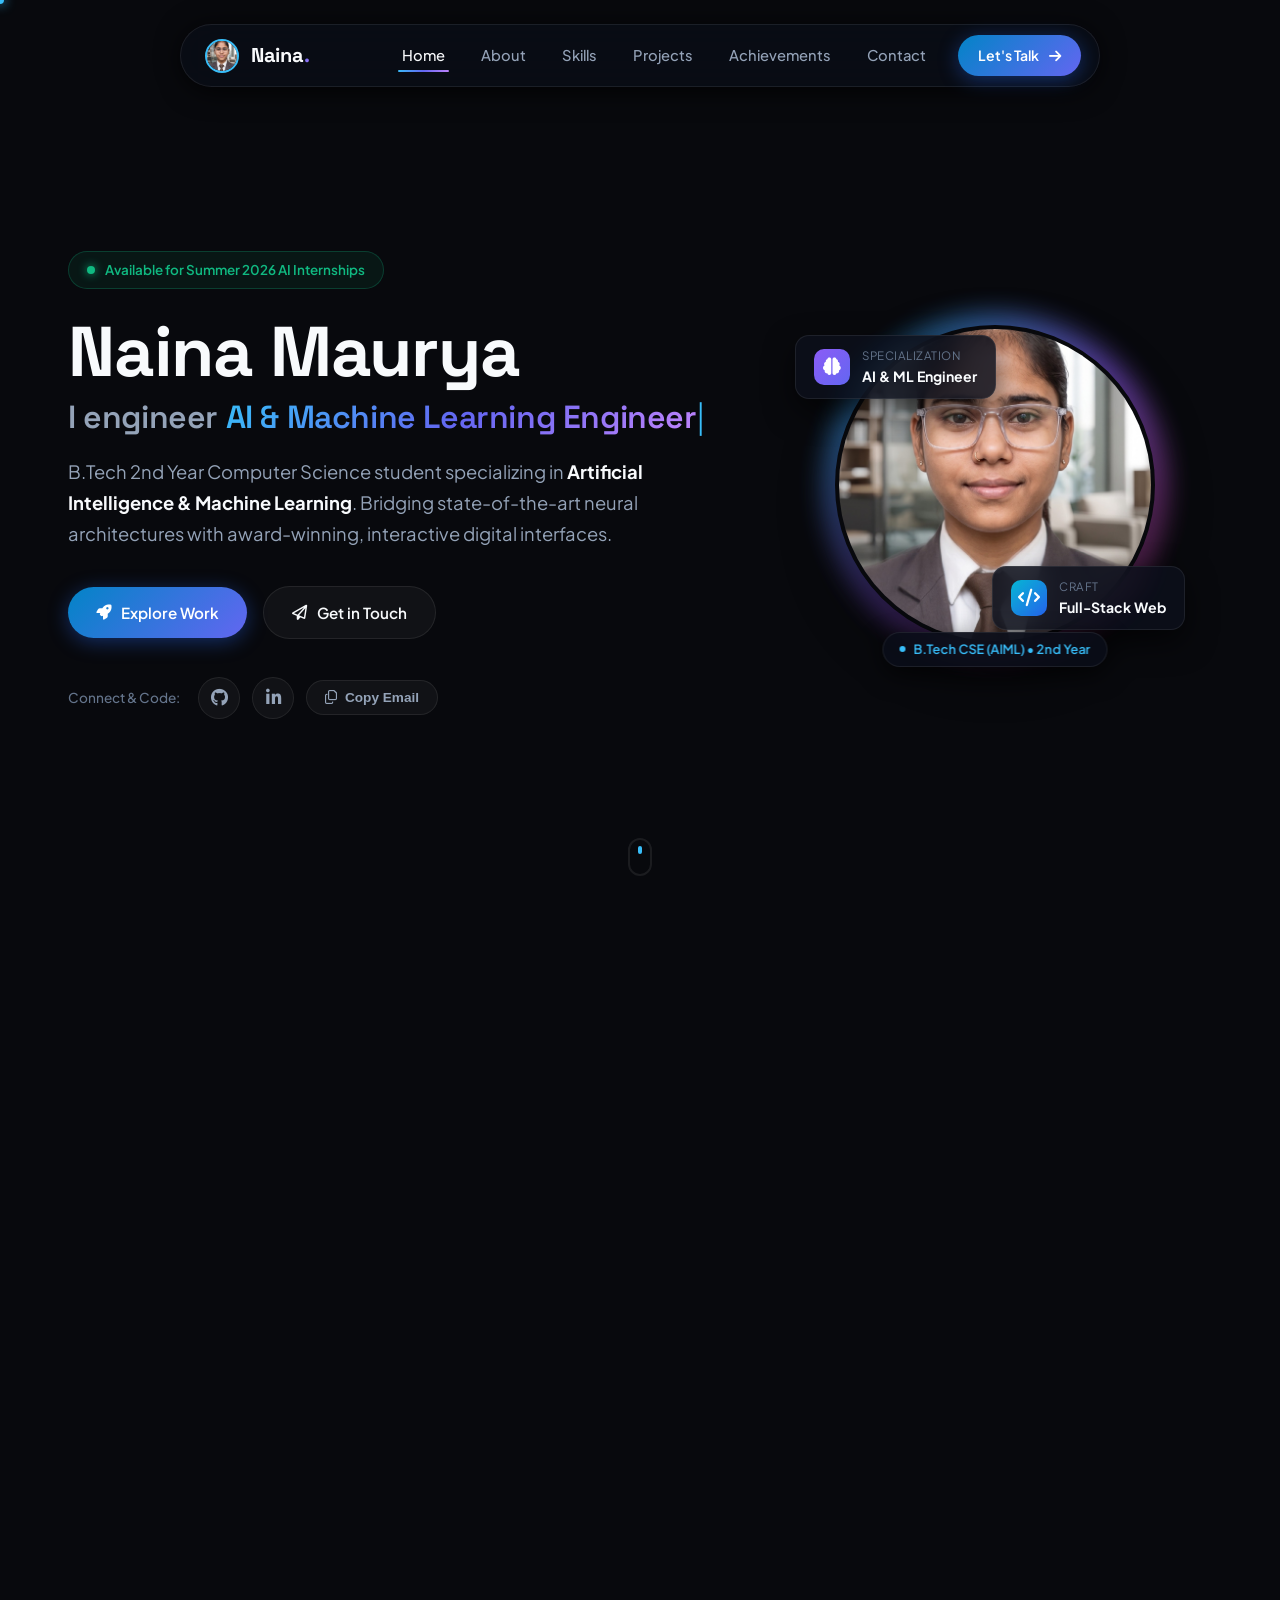
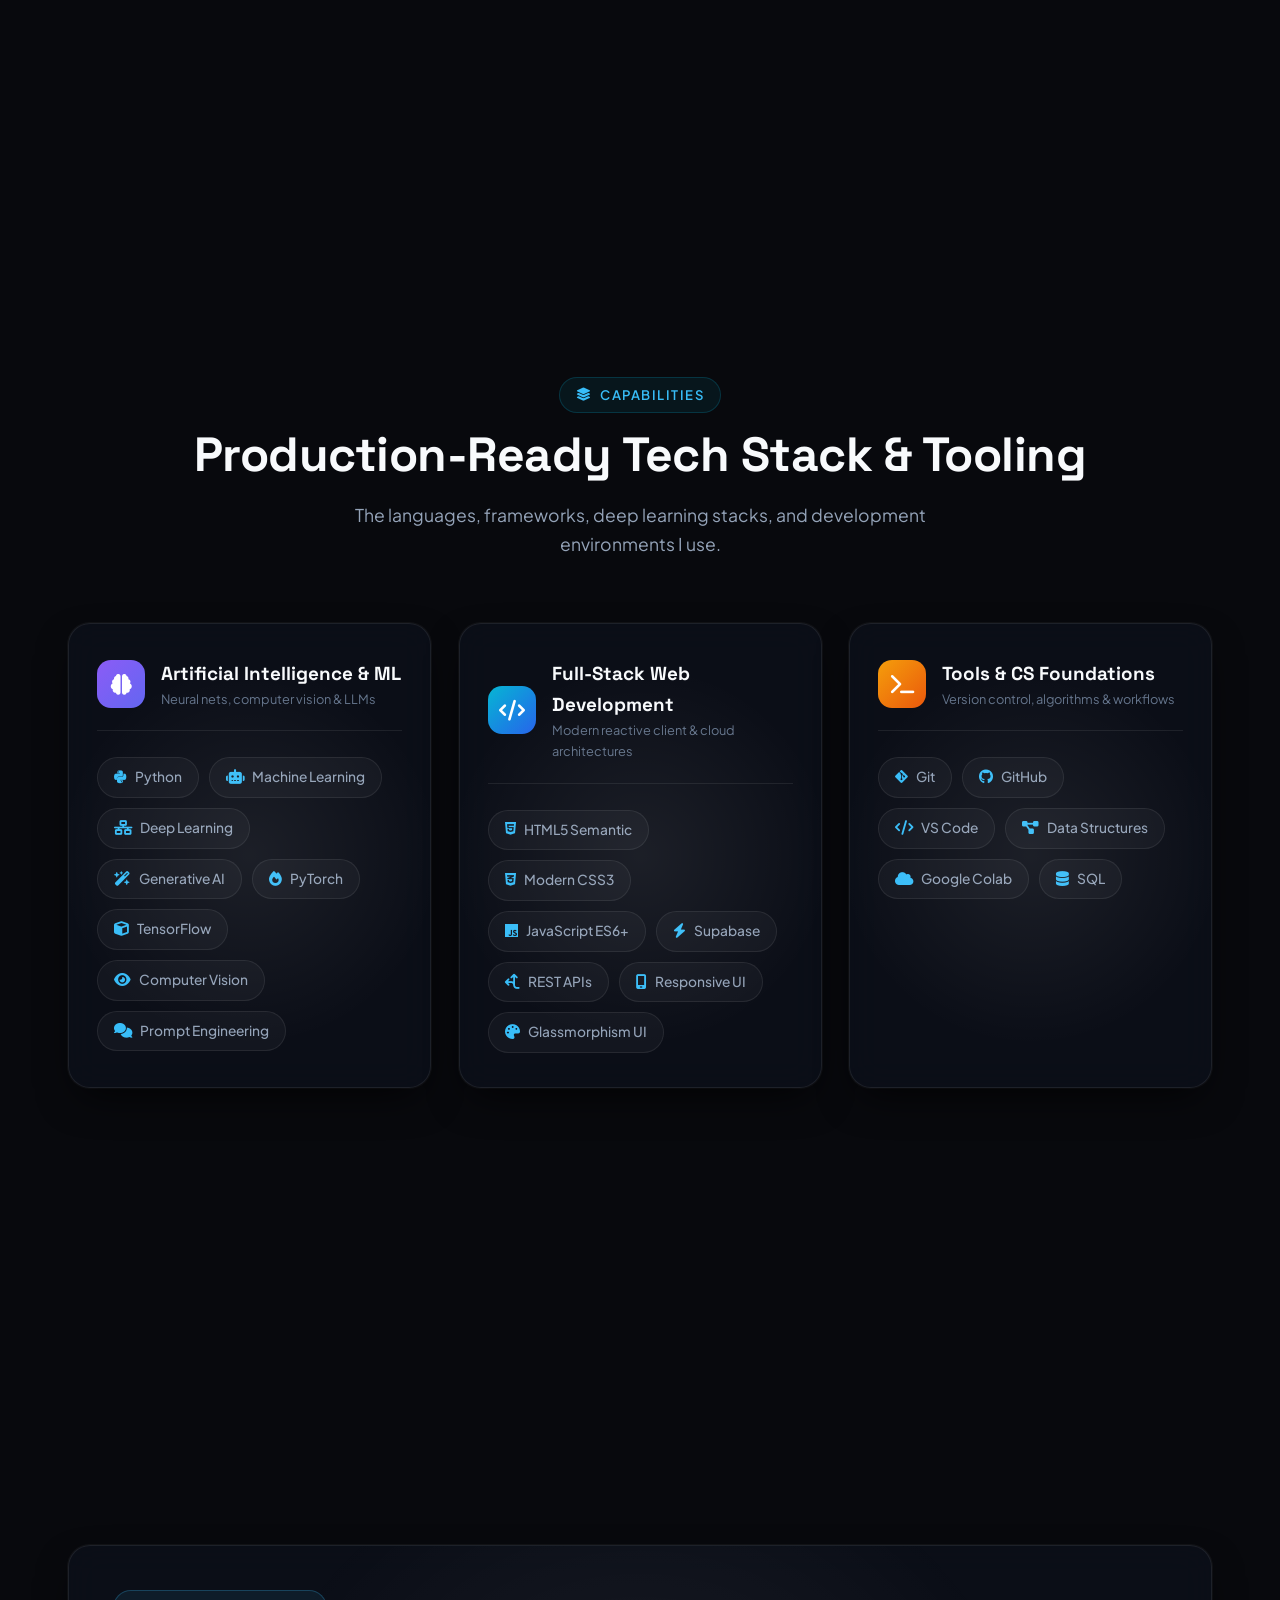
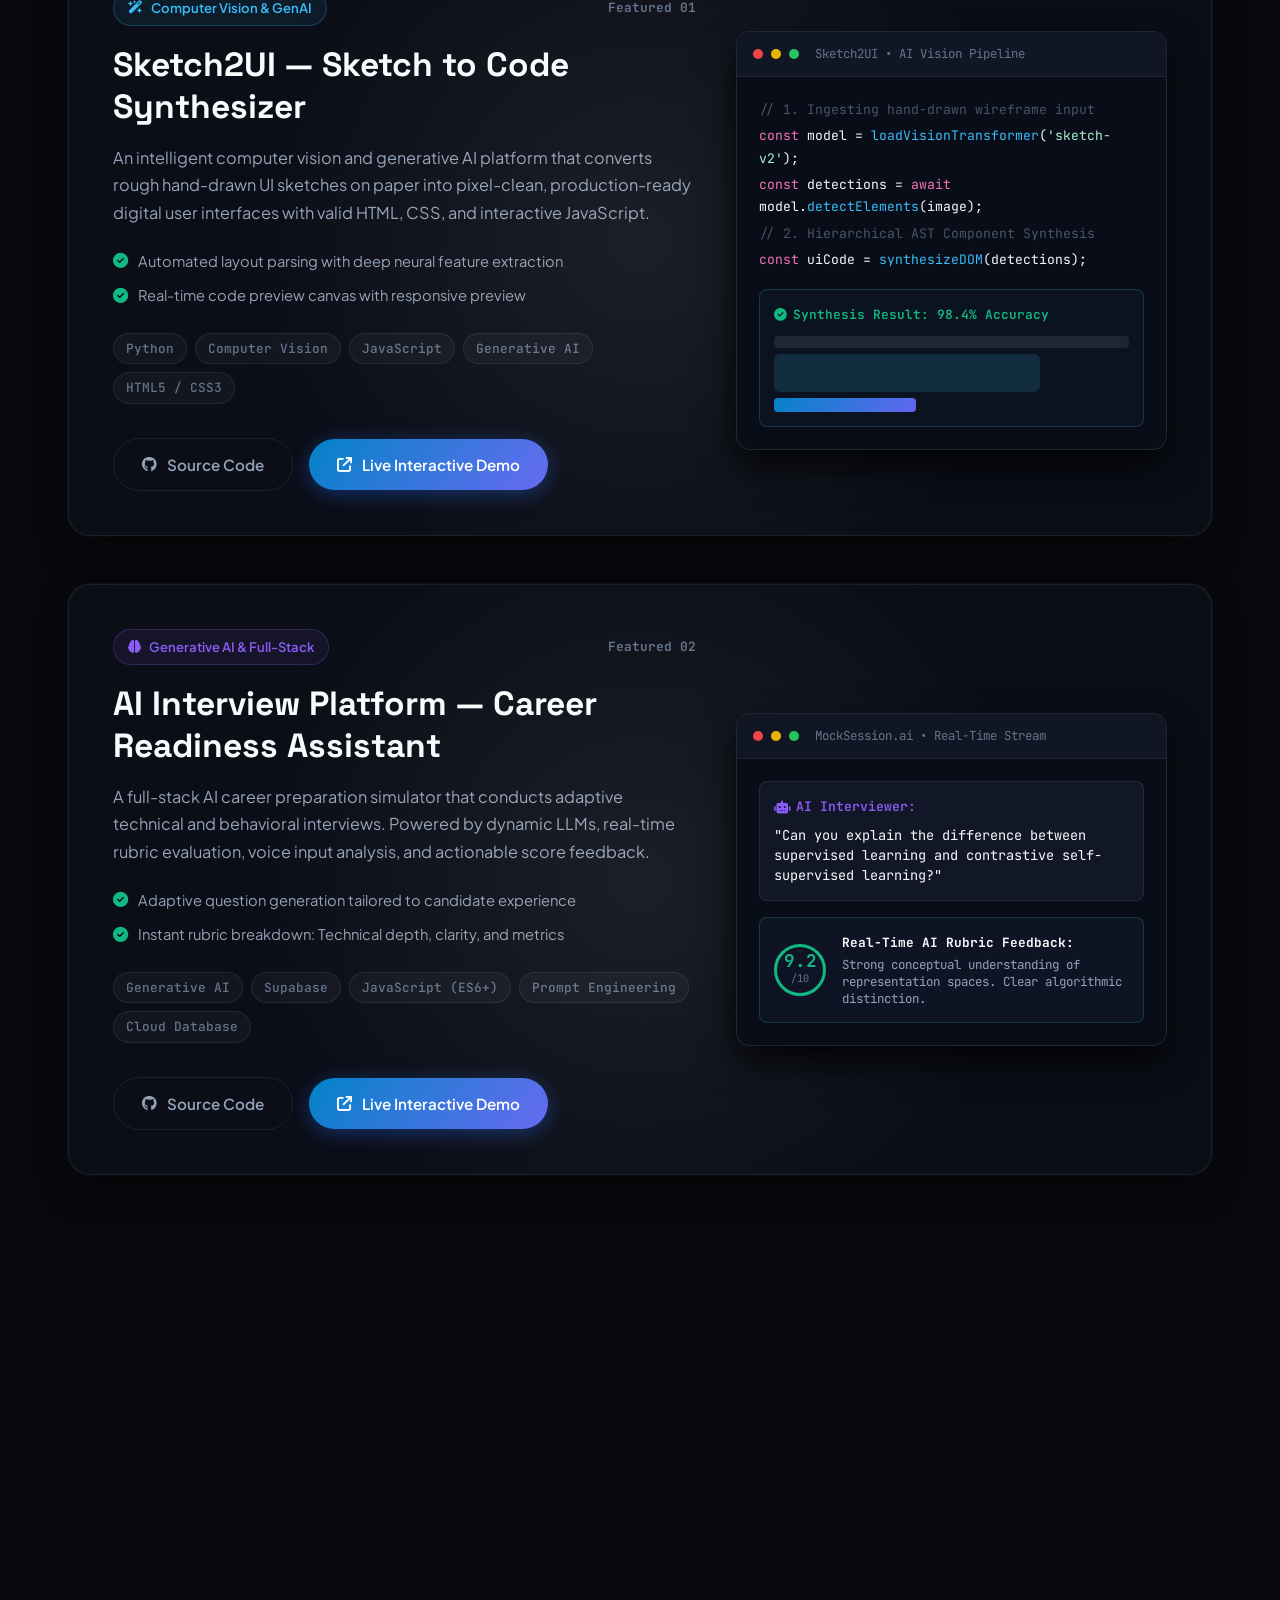
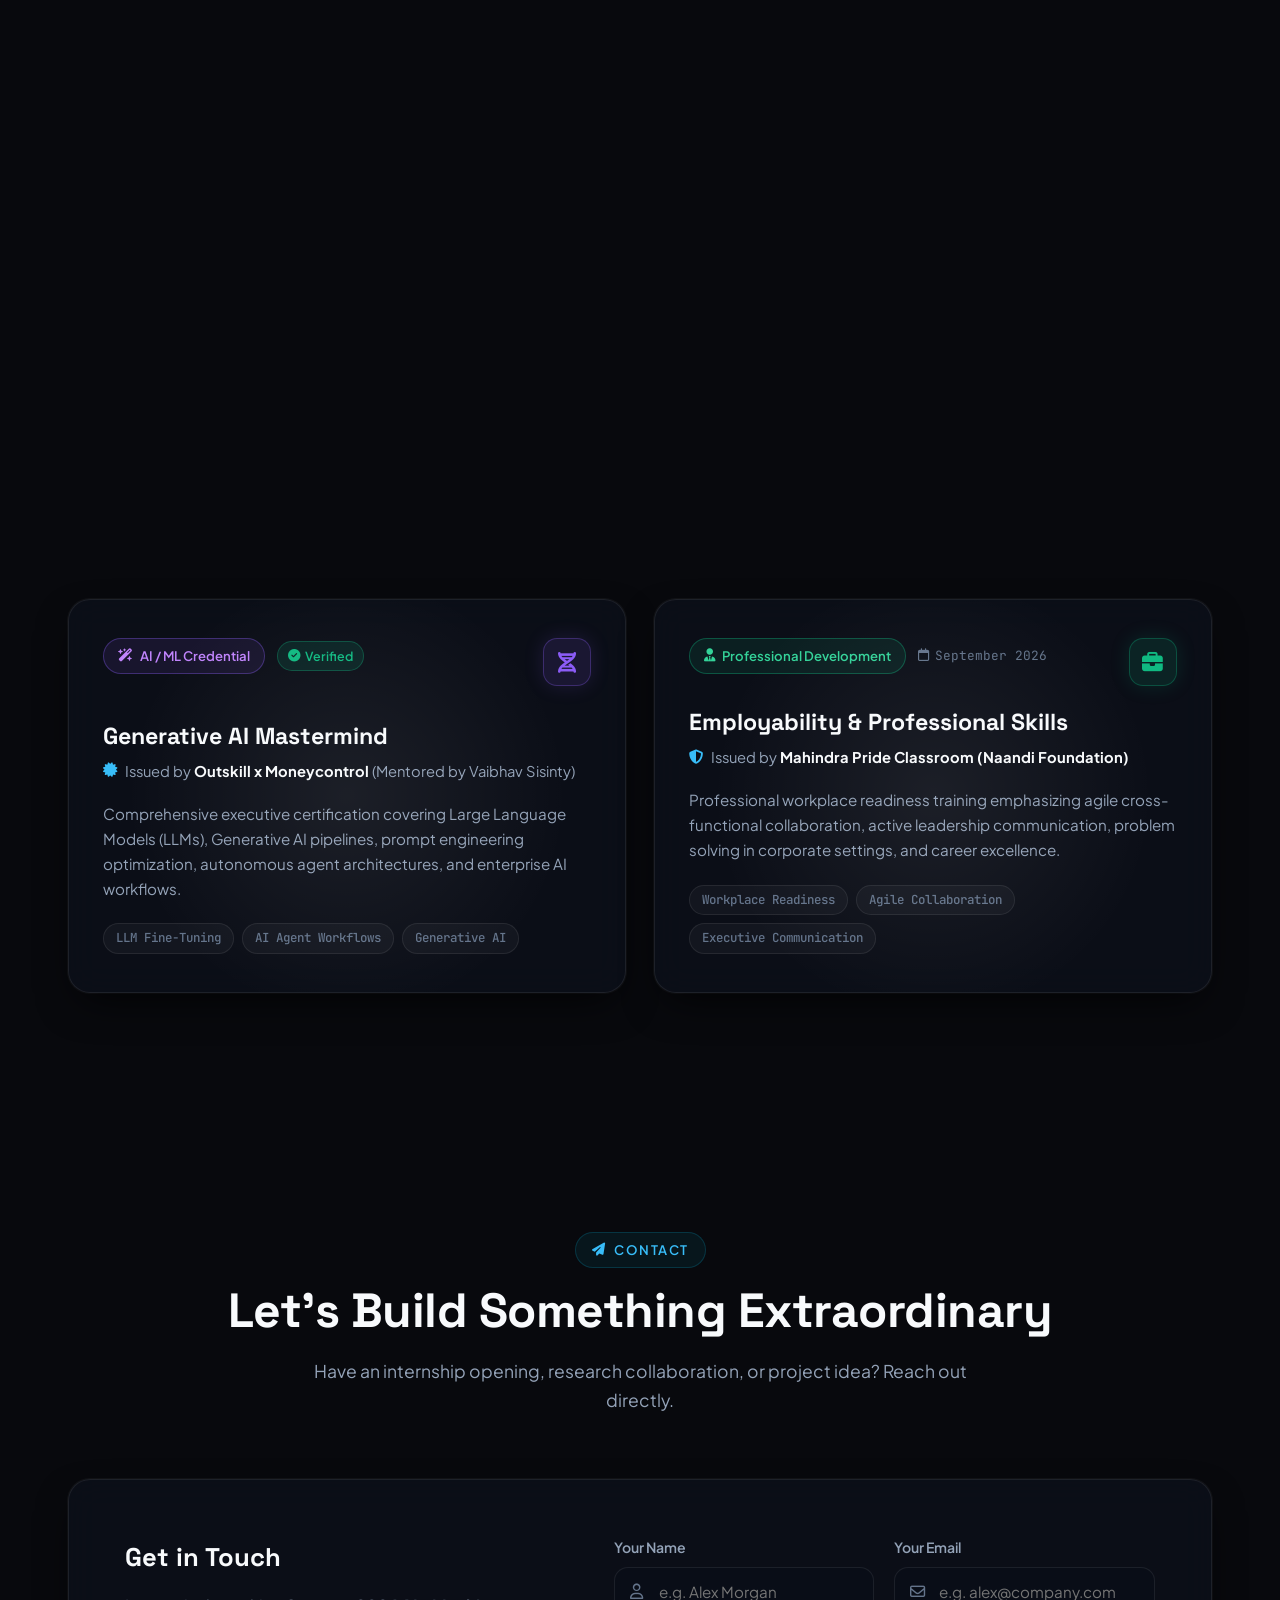
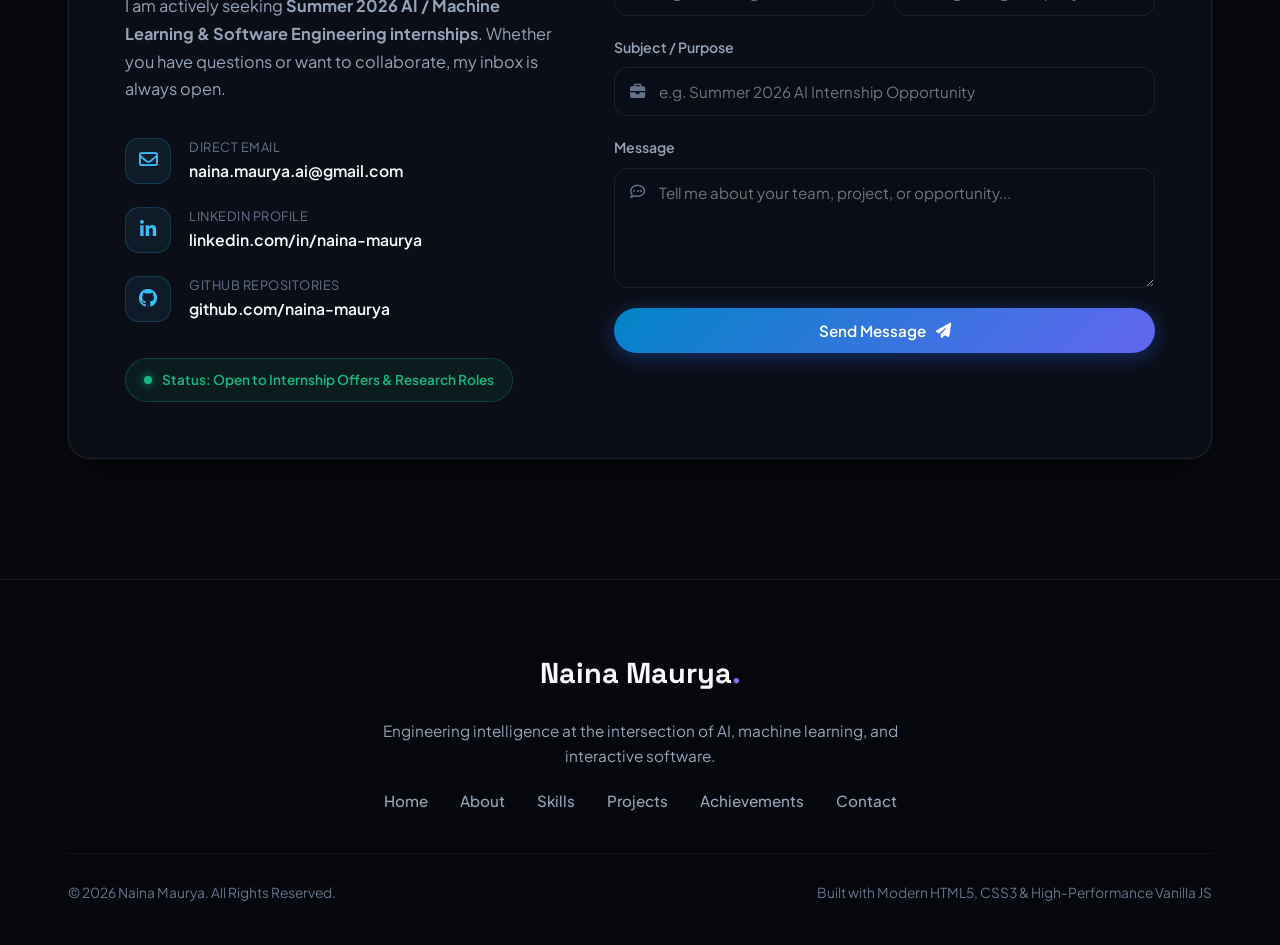
<file: index.html>
<!DOCTYPE html>
<html lang="en">

<head>
    <meta charset="UTF-8">
    <meta name="viewport" content="width=device-width, initial-scale=1.0">
    <meta name="description" content="Naina Maurya — AI & Machine Learning Engineer Portfolio. Pursuing B.Tech CSE (AIML), building intelligent models and high-performance digital products.">
    <title>Naina Maurya | AI & ML Engineer & Developer</title>

    <!-- Google Fonts: Space Grotesk (Headings), Plus Jakarta Sans (Body), JetBrains Mono (Code/Accents) -->
    <link rel="preconnect" href="https://fonts.googleapis.com">
    <link rel="preconnect" href="https://fonts.gstatic.com" crossorigin>
    <link href="https://fonts.googleapis.com/css2?family=JetBrains+Mono:wght@400;500;600&family=Plus+Jakarta+Sans:wght@300;400;500;600;700;800&family=Space+Grotesk:wght@500;600;700&display=swap" rel="stylesheet">

    <!-- Font Awesome Icons 6.5.1 -->
    <link rel="stylesheet" href="https://cdnjs.cloudflare.com/ajax/libs/font-awesome/6.5.1/css/all.min.css">

    <!-- Stylesheet -->
    <link rel="stylesheet" href="style.css">
</head>

<body>
    <!-- Custom Smooth Glowing Cursor (Desktop) -->
    <div class="cursor-dot"></div>
    <div class="cursor-ring"></div>

    <!-- Interactive 3D Canvas Background Constellation -->
    <canvas id="bgCanvas"></canvas>

    <!-- Ambient Luxury Radial Glows -->
    <div class="ambient-glow glow-cyan"></div>
    <div class="ambient-glow glow-indigo"></div>
    <div class="ambient-glow glow-violet"></div>

    <!-- Floating Pill Navigation Bar -->
    <header class="navbar-wrapper">
        <nav class="navbar-pill">
            <a href="#home" class="nav-brand">
                <span class="brand-avatar-mini">
                    <img src="images/naina photo_page-0001.jpg" alt="Naina">
                </span>
                <span class="brand-name">Naina<span class="gradient-accent">.</span></span>
            </a>

            <button class="mobile-toggle" id="menuToggle" aria-label="Toggle navigation">
                <i class="fa-solid fa-bars"></i>
            </button>

            <ul class="nav-menu" id="navMenu">
                <li><a href="#home" class="nav-pill-link active">Home</a></li>
                <li><a href="#about" class="nav-pill-link">About</a></li>
                <li><a href="#skills" class="nav-pill-link">Skills</a></li>
                <li><a href="#projects" class="nav-pill-link">Projects</a></li>
                <li><a href="#achievements" class="nav-pill-link">Achievements</a></li>
                <li><a href="#contact" class="nav-pill-link">Contact</a></li>
                <li class="nav-cta-item">
                    <a href="#contact" class="btn btn-sm btn-primary btn-magnetic">
                        <span>Let's Talk</span>
                        <i class="fa-solid fa-arrow-right"></i>
                    </a>
                </li>
            </ul>
        </nav>
    </header>

    <main id="mainContent">
        <!-- ===================================================================
             Hero Section
             =================================================================== -->
        <section id="home" class="hero-section">
            <div class="container hero-container">
                <div class="hero-text-content reveal">
                    <div class="status-pill hero-status">
                        <span class="pulse-dot"></span>
                        <span>Available for Summer 2026 AI Internships</span>
                    </div>

                    <h1 class="hero-headline">
                        Naina Maurya
                        <span class="hero-title-sub">
                            I engineer <span class="gradient-text" id="typingText">AI & Machine Learning</span><span class="typing-cursor">|</span>
                        </span>
                    </h1>

                    <p class="hero-lead">
                        B.Tech 2nd Year Computer Science student specializing in <strong>Artificial Intelligence & Machine Learning</strong>. Bridging state-of-the-art neural architectures with award-winning, interactive digital interfaces.
                    </p>

                    <div class="hero-cta-group">
                        <a href="#projects" class="btn btn-primary btn-magnetic">
                            <i class="fa-solid fa-rocket"></i>
                            <span>Explore Work</span>
                        </a>
                        <a href="#contact" class="btn btn-secondary btn-magnetic">
                            <i class="fa-regular fa-paper-plane"></i>
                            <span>Get in Touch</span>
                        </a>
                    </div>

                    <div class="hero-meta">
                        <div class="meta-label">Connect & Code:</div>
                        <div class="social-icon-row">
                            <a href="https://github.com/" target="_blank" rel="noopener noreferrer" class="social-icon-btn" title="GitHub">
                                <i class="fa-brands fa-github"></i>
                            </a>
                            <a href="https://www.linkedin.com/" target="_blank" rel="noopener noreferrer" class="social-icon-btn" title="LinkedIn">
                                <i class="fa-brands fa-linkedin-in"></i>
                            </a>
                            <button id="copyEmailBtn" class="email-copy-pill" data-email="naina.maurya.ai@gmail.com" title="Click to copy email">
                                <i class="fa-regular fa-copy"></i>
                                <span>Copy Email</span>
                            </button>
                        </div>
                    </div>
                </div>

                <!-- 3D Micro-Tilt Profile Photo Showcase -->
                <div class="hero-visual-wrapper reveal">
                    <div class="hero-avatar-card">
                        <div class="neon-glow-ring"></div>
                        <div class="avatar-inner-frame">
                            <img src="images/naina photo_page-0001.jpg" alt="Naina Maurya" class="avatar-photo">
                        </div>

                        <!-- Floating Badges -->
                        <div class="floating-badge badge-top-left">
                            <div class="badge-icon-box ai-glow">
                                <i class="fa-solid fa-brain"></i>
                            </div>
                            <div class="badge-text">
                                <span class="badge-sub">Specialization</span>
                                <span class="badge-main">AI & ML Engineer</span>
                            </div>
                        </div>

                        <div class="floating-badge badge-bottom-right">
                            <div class="badge-icon-box code-glow">
                                <i class="fa-solid fa-code"></i>
                            </div>
                            <div class="badge-text">
                                <span class="badge-sub">Craft</span>
                                <span class="badge-main">Full-Stack Web</span>
                            </div>
                        </div>

                        <div class="tech-ticker-pill">
                            <span class="ticker-dot"></span>
                            <span>B.Tech CSE (AIML) • 2nd Year</span>
                        </div>
                    </div>
                </div>
            </div>

            <!-- Scroll Down Indicator -->
            <a href="#about" class="scroll-indicator" aria-label="Scroll down">
                <span class="mouse-icon">
                    <span class="wheel"></span>
                </span>
            </a>
        </section>

        <!-- ===================================================================
             About Section
             =================================================================== -->
        <section id="about" class="section about-section">
            <div class="container">
                <div class="section-badge-wrapper reveal">
                    <span class="section-pill"><i class="fa-solid fa-sparkles"></i> Background</span>
                </div>
                <h2 class="section-title reveal">Where Algorithmic Intelligence Meets Precision Engineering</h2>
                <p class="section-lead reveal">An engineering journey defined by relentless curiosity in AI and human-centered technology.</p>

                <div class="about-grid">
                    <!-- Card 1 -->
                    <div class="glass-card about-card tilt-card reveal">
                        <div class="card-glare"></div>
                        <div class="about-card-icon-box icon-cyan">
                            <i class="fa-solid fa-graduation-cap"></i>
                        </div>
                        <h3 class="about-card-title">Academic Foundation</h3>
                        <p class="about-card-text">
                            Pursuing B.Tech Computer Science & Engineering (2nd Year) with an intensive concentration in <strong>Artificial Intelligence & Machine Learning</strong>, maintaining deep grounding in algorithms and mathematics.
                        </p>
                        <div class="card-footer-tag">B.Tech CSE (AI & ML)</div>
                    </div>

                    <!-- Card 2 -->
                    <div class="glass-card about-card tilt-card reveal">
                        <div class="card-glare"></div>
                        <div class="about-card-icon-box icon-indigo">
                            <i class="fa-solid fa-microchip"></i>
                        </div>
                        <h3 class="about-card-title">AI & Modeling Focus</h3>
                        <p class="about-card-text">
                            Passionate about training and fine-tuning neural architectures, generative modeling, computer vision pipelines, and building scalable interfaces that transform raw model weights into tangible value.
                        </p>
                        <div class="card-footer-tag">Deep Learning & GenAI</div>
                    </div>

                    <!-- Card 3 -->
                    <div class="glass-card about-card tilt-card reveal">
                        <div class="card-glare"></div>
                        <div class="about-card-icon-box icon-violet">
                            <i class="fa-solid fa-laptop-code"></i>
                        </div>
                        <h3 class="about-card-title">Product & Systems</h3>
                        <p class="about-card-text">
                            Belief in holistic engineering: combining high-speed full-stack backends with 60fps, responsive, and accessible user experiences that make complex systems feel effortlessly natural.
                        </p>
                        <div class="card-footer-tag">Interactive Full-Stack</div>
                    </div>
                </div>
            </div>
        </section>

        <!-- ===================================================================
             Skills Section (Interactive Tech Stack Cloud)
             =================================================================== -->
        <section id="skills" class="section skills-section">
            <div class="container">
                <div class="section-badge-wrapper reveal">
                    <span class="section-pill"><i class="fa-solid fa-layer-group"></i> Capabilities</span>
                </div>
                <h2 class="section-title reveal">Production-Ready Tech Stack & Tooling</h2>
                <p class="section-lead reveal">The languages, frameworks, deep learning stacks, and development environments I use.</p>

                <div class="skills-master-grid">
                    <!-- Category 1: AI & ML -->
                    <div class="glass-card skill-card-box tilt-card reveal">
                        <div class="card-glare"></div>
                        <div class="skill-category-header">
                            <div class="category-icon-wrapper ai-theme">
                                <i class="fa-solid fa-brain"></i>
                            </div>
                            <div>
                                <h3 class="category-heading">Artificial Intelligence & ML</h3>
                                <p class="category-caption">Neural nets, computer vision & LLMs</p>
                            </div>
                        </div>

                        <div class="skill-badge-cloud">
                            <span class="skill-badge"><i class="fa-brands fa-python"></i> Python</span>
                            <span class="skill-badge"><i class="fa-solid fa-robot"></i> Machine Learning</span>
                            <span class="skill-badge"><i class="fa-solid fa-network-wired"></i> Deep Learning</span>
                            <span class="skill-badge"><i class="fa-solid fa-wand-magic-sparkles"></i> Generative AI</span>
                            <span class="skill-badge"><i class="fa-solid fa-fire"></i> PyTorch</span>
                            <span class="skill-badge"><i class="fa-solid fa-cube"></i> TensorFlow</span>
                            <span class="skill-badge"><i class="fa-solid fa-eye"></i> Computer Vision</span>
                            <span class="skill-badge"><i class="fa-solid fa-comments"></i> Prompt Engineering</span>
                        </div>
                    </div>

                    <!-- Category 2: Full-Stack Web Development -->
                    <div class="glass-card skill-card-box tilt-card reveal">
                        <div class="card-glare"></div>
                        <div class="skill-category-header">
                            <div class="category-icon-wrapper web-theme">
                                <i class="fa-solid fa-code"></i>
                            </div>
                            <div>
                                <h3 class="category-heading">Full-Stack Web Development</h3>
                                <p class="category-caption">Modern reactive client & cloud architectures</p>
                            </div>
                        </div>

                        <div class="skill-badge-cloud">
                            <span class="skill-badge"><i class="fa-brands fa-html5"></i> HTML5 Semantic</span>
                            <span class="skill-badge"><i class="fa-brands fa-css3-alt"></i> Modern CSS3</span>
                            <span class="skill-badge"><i class="fa-brands fa-js"></i> JavaScript ES6+</span>
                            <span class="skill-badge"><i class="fa-solid fa-bolt"></i> Supabase</span>
                            <span class="skill-badge"><i class="fa-solid fa-arrows-split-up-and-left"></i> REST APIs</span>
                            <span class="skill-badge"><i class="fa-solid fa-mobile-screen"></i> Responsive UI</span>
                            <span class="skill-badge"><i class="fa-solid fa-palette"></i> Glassmorphism UI</span>
                        </div>
                    </div>

                    <!-- Category 3: Developer Tools & CS Core -->
                    <div class="glass-card skill-card-box tilt-card reveal">
                        <div class="card-glare"></div>
                        <div class="skill-category-header">
                            <div class="category-icon-wrapper tools-theme">
                                <i class="fa-solid fa-terminal"></i>
                            </div>
                            <div>
                                <h3 class="category-heading">Tools & CS Foundations</h3>
                                <p class="category-caption">Version control, algorithms & workflows</p>
                            </div>
                        </div>

                        <div class="skill-badge-cloud">
                            <span class="skill-badge"><i class="fa-brands fa-git-alt"></i> Git</span>
                            <span class="skill-badge"><i class="fa-brands fa-github"></i> GitHub</span>
                            <span class="skill-badge"><i class="fa-solid fa-code"></i> VS Code</span>
                            <span class="skill-badge"><i class="fa-solid fa-diagram-project"></i> Data Structures</span>
                            <span class="skill-badge"><i class="fa-solid fa-cloud"></i> Google Colab</span>
                            <span class="skill-badge"><i class="fa-solid fa-database"></i> SQL</span>
                        </div>
                    </div>
                </div>
            </div>
        </section>

        <!-- ===================================================================
             Featured Projects Section
             =================================================================== -->
        <section id="projects" class="section projects-section">
            <div class="container">
                <div class="section-badge-wrapper reveal">
                    <span class="section-pill"><i class="fa-solid fa-fire"></i> Portfolio</span>
                </div>
                <h2 class="section-title reveal">Featured Engineering Projects</h2>
                <p class="section-lead reveal">Selected AI applications and intelligent digital products built from scratch.</p>

                <div class="project-showcase-list">
                    <!-- Project 1: Sketch2UI -->
                    <article class="glass-card project-showcase-card tilt-card reveal">
                        <div class="card-glare"></div>
                        
                        <div class="project-content-side">
                            <div class="project-meta-bar">
                                <span class="project-tag-pill tag-cv">
                                    <i class="fa-solid fa-wand-magic-sparkles"></i> Computer Vision & GenAI
                                </span>
                                <span class="project-featured-badge">Featured 01</span>
                            </div>

                            <h3 class="project-headline">Sketch2UI — Sketch to Code Synthesizer</h3>
                            
                            <p class="project-summary">
                                An intelligent computer vision and generative AI platform that converts rough hand-drawn UI sketches on paper into pixel-clean, production-ready digital user interfaces with valid HTML, CSS, and interactive JavaScript.
                            </p>

                            <div class="project-highlights">
                                <div class="highlight-item">
                                    <i class="fa-solid fa-check-circle"></i>
                                    <span>Automated layout parsing with deep neural feature extraction</span>
                                </div>
                                <div class="highlight-item">
                                    <i class="fa-solid fa-check-circle"></i>
                                    <span>Real-time code preview canvas with responsive preview</span>
                                </div>
                            </div>

                            <div class="tech-stack-row">
                                <span class="tech-tag">Python</span>
                                <span class="tech-tag">Computer Vision</span>
                                <span class="tech-tag">JavaScript</span>
                                <span class="tech-tag">Generative AI</span>
                                <span class="tech-tag">HTML5 / CSS3</span>
                            </div>

                            <div class="project-action-buttons">
                                <a href="https://github.com/" target="_blank" rel="noopener noreferrer" class="btn btn-outline btn-magnetic">
                                    <i class="fa-brands fa-github"></i>
                                    <span>Source Code</span>
                                </a>
                                <a href="#" target="_blank" rel="noopener noreferrer" class="btn btn-primary btn-magnetic">
                                    <i class="fa-solid fa-arrow-up-right-from-square"></i>
                                    <span>Live Interactive Demo</span>
                                </a>
                            </div>
                        </div>

                        <!-- Interactive Mockup Preview Side -->
                        <div class="project-preview-side">
                            <div class="preview-terminal-window">
                                <div class="terminal-header">
                                    <span class="dot dot-red"></span>
                                    <span class="dot dot-yellow"></span>
                                    <span class="dot dot-green"></span>
                                    <span class="terminal-title">Sketch2UI • AI Vision Pipeline</span>
                                </div>
                                <div class="terminal-body">
                                    <div class="code-line"><span class="code-comment">// 1. Ingesting hand-drawn wireframe input</span></div>
                                    <div class="code-line"><span class="code-keyword">const</span> model = <span class="code-func">loadVisionTransformer</span>(<span class="code-str">'sketch-v2'</span>);</div>
                                    <div class="code-line"><span class="code-keyword">const</span> detections = <span class="code-keyword">await</span> model.<span class="code-func">detectElements</span>(image);</div>
                                    <div class="code-line"><span class="code-comment">// 2. Hierarchical AST Component Synthesis</span></div>
                                    <div class="code-line"><span class="code-keyword">const</span> uiCode = <span class="code-func">synthesizeDOM</span>(detections);</div>
                                    <div class="code-output-card">
                                        <div class="output-header">
                                            <i class="fa-solid fa-circle-check"></i> Synthesis Result: 98.4% Accuracy
                                        </div>
                                        <div class="output-preview-bars">
                                            <div class="mock-nav-bar"></div>
                                            <div class="mock-hero-bar"></div>
                                            <div class="mock-btn-bar"></div>
                                        </div>
                                    </div>
                                </div>
                            </div>
                        </div>
                    </article>

                    <!-- Project 2: AI Interview Platform -->
                    <article class="glass-card project-showcase-card tilt-card reveal">
                        <div class="card-glare"></div>

                        <div class="project-content-side">
                            <div class="project-meta-bar">
                                <span class="project-tag-pill tag-ai">
                                    <i class="fa-solid fa-brain"></i> Generative AI & Full-Stack
                                </span>
                                <span class="project-featured-badge">Featured 02</span>
                            </div>

                            <h3 class="project-headline">AI Interview Platform — Career Readiness Assistant</h3>

                            <p class="project-summary">
                                A full-stack AI career preparation simulator that conducts adaptive technical and behavioral interviews. Powered by dynamic LLMs, real-time rubric evaluation, voice input analysis, and actionable score feedback.
                            </p>

                            <div class="project-highlights">
                                <div class="highlight-item">
                                    <i class="fa-solid fa-check-circle"></i>
                                    <span>Adaptive question generation tailored to candidate experience</span>
                                </div>
                                <div class="highlight-item">
                                    <i class="fa-solid fa-check-circle"></i>
                                    <span>Instant rubric breakdown: Technical depth, clarity, and metrics</span>
                                </div>
                            </div>

                            <div class="tech-stack-row">
                                <span class="tech-tag">Generative AI</span>
                                <span class="tech-tag">Supabase</span>
                                <span class="tech-tag">JavaScript (ES6+)</span>
                                <span class="tech-tag">Prompt Engineering</span>
                                <span class="tech-tag">Cloud Database</span>
                            </div>

                            <div class="project-action-buttons">
                                <a href="https://github.com/" target="_blank" rel="noopener noreferrer" class="btn btn-outline btn-magnetic">
                                    <i class="fa-brands fa-github"></i>
                                    <span>Source Code</span>
                                </a>
                                <a href="#" target="_blank" rel="noopener noreferrer" class="btn btn-primary btn-magnetic">
                                    <i class="fa-solid fa-arrow-up-right-from-square"></i>
                                    <span>Live Interactive Demo</span>
                                </a>
                            </div>
                        </div>

                        <!-- Interactive Mockup Preview Side -->
                        <div class="project-preview-side">
                            <div class="preview-terminal-window">
                                <div class="terminal-header">
                                    <span class="dot dot-red"></span>
                                    <span class="dot dot-yellow"></span>
                                    <span class="dot dot-green"></span>
                                    <span class="terminal-title">MockSession.ai • Real-Time Stream</span>
                                </div>
                                <div class="terminal-body">
                                    <div class="chat-mock-bubble ai-bubble">
                                        <div class="bubble-sender"><i class="fa-solid fa-robot"></i> AI Interviewer:</div>
                                        <div class="bubble-text">"Can you explain the difference between supervised learning and contrastive self-supervised learning?"</div>
                                    </div>
                                    <div class="eval-mock-card">
                                        <div class="eval-score-ring">
                                            <span class="score-num">9.2</span>
                                            <span class="score-max">/10</span>
                                        </div>
                                        <div class="eval-details">
                                            <strong>Real-Time AI Rubric Feedback:</strong>
                                            <p>Strong conceptual understanding of representation spaces. Clear algorithmic distinction.</p>
                                        </div>
                                    </div>
                                </div>
                            </div>
                        </div>
                    </article>
                </div>
            </div>
        </section>

        <!-- ===================================================================
             Achievements & Certifications Section
             =================================================================== -->
        <section id="achievements" class="section achievements-section">
            <div class="container">
                <div class="section-badge-wrapper reveal">
                    <span class="section-pill"><i class="fa-solid fa-trophy"></i> Honors & Credentials</span>
                </div>
                <h2 class="section-title reveal">Achievements & Certifications</h2>
                <p class="section-lead reveal">Proven track record in national hackathons, deep generative AI engineering, and professional excellence.</p>

                <div class="bento-achievements-grid">
                    <!-- Bento Card 1: CodeWars Hackathon Finalist (Featured Large Card) -->
                    <div class="glass-card bento-card bento-card-featured tilt-card reveal">
                        <div class="card-glare"></div>
                        <div class="bento-glow-border"></div>

                        <div class="bento-card-header">
                            <div class="bento-tag-row">
                                <span class="achievement-badge badge-finalist">
                                    <i class="fa-solid fa-trophy"></i> Hackathon Finalist
                                </span>
                                <span class="achievement-date"><i class="fa-regular fa-calendar"></i> August 2026</span>
                            </div>
                            <div class="achievement-icon-box icon-trophy-glow">
                                <i class="fa-solid fa-award"></i>
                            </div>
                        </div>

                        <div class="bento-card-body">
                            <h3 class="bento-title">CodeWars Hackathon 2026</h3>
                            <div class="bento-org-line">
                                <i class="fa-solid fa-building-columns"></i>
                                <span>Organized by <strong>Hacker's Unity & Arya College of Engineering & I.T.</strong></span>
                            </div>

                            <div class="achievement-metric-banner">
                                <div class="metric-highlight">
                                    <span class="metric-num">Top 130</span>
                                    <span class="metric-label">Finalist Teams</span>
                                </div>
                                <div class="metric-divider"></div>
                                <div class="metric-context">
                                    <span>Selected among <strong>500+ competing teams</strong> nationwide for innovative problem-solving and rapid full-stack architecture.</span>
                                </div>
                            </div>

                            <p class="bento-description">
                                Pitched and developed an intelligent software solution under strict hackathon constraints, demonstrating exceptional algorithmic problem solving, system design, and collaborative engineering.
                            </p>

                            <div class="bento-tags-row">
                                <span class="bento-tag">National Hackathon</span>
                                <span class="bento-tag">System Design</span>
                                <span class="bento-tag">Top Finalist</span>
                                <span class="bento-tag">Team Leadership</span>
                            </div>
                        </div>
                    </div>

                    <!-- Bento Card 2: ViCoDathon 2026 -->
                    <div class="glass-card bento-card tilt-card reveal">
                        <div class="card-glare"></div>
                        <div class="bento-glow-border"></div>

                        <div class="bento-card-header">
                            <div class="bento-tag-row">
                                <span class="achievement-badge badge-aiml">
                                    <i class="fa-solid fa-brain"></i> AI / ML Credential
                                </span>
                                <span class="achievement-date"><i class="fa-regular fa-calendar"></i> August 2026</span>
                            </div>
                            <div class="achievement-icon-box icon-ai-glow">
                                <i class="fa-solid fa-bolt"></i>
                            </div>
                        </div>

                        <div class="bento-card-body">
                            <h3 class="bento-title">ViCoDathon 2026 — AI Vibe Coding</h3>
                            <div class="bento-org-line">
                                <i class="fa-solid fa-microchip"></i>
                                <span>Organized by <strong>AB Talks (India's AI Vibe Coding Hackathon)</strong></span>
                            </div>

                            <div class="credential-id-box">
                                <span class="id-label">Credential ID:</span>
                                <button class="credential-id-pill" data-copy="ABT-HK-AW2HU" title="Click to copy credential ID">
                                    <code>ABT-HK-AW2HU</code>
                                    <i class="fa-regular fa-copy"></i>
                                </button>
                            </div>

                            <p class="bento-description">
                                Focused on next-generation AI vibe coding paradigms, prompt-driven solution engineering, rapid AI tool chaining, and autonomous prototyping for real-world software workflows.
                            </p>

                            <div class="bento-tags-row">
                                <span class="bento-tag">AI Vibe Coding</span>
                                <span class="bento-tag">Prompt Engineering</span>
                                <span class="bento-tag">Rapid Prototyping</span>
                            </div>
                        </div>
                    </div>

                    <!-- Bento Card 3: Generative AI Mastermind Certification -->
                    <div class="glass-card bento-card tilt-card reveal">
                        <div class="card-glare"></div>
                        <div class="bento-glow-border"></div>

                        <div class="bento-card-header">
                            <div class="bento-tag-row">
                                <span class="achievement-badge badge-aiml">
                                    <i class="fa-solid fa-wand-magic-sparkles"></i> AI / ML Credential
                                </span>
                                <span class="verified-pill">
                                    <i class="fa-solid fa-circle-check"></i> Verified
                                </span>
                            </div>
                            <div class="achievement-icon-box icon-genai-glow">
                                <i class="fa-solid fa-dna"></i>
                            </div>
                        </div>

                        <div class="bento-card-body">
                            <h3 class="bento-title">Generative AI Mastermind</h3>
                            <div class="bento-org-line">
                                <i class="fa-solid fa-certificate"></i>
                                <span>Issued by <strong>Outskill x Moneycontrol</strong> (Mentored by Vaibhav Sisinty)</span>
                            </div>

                            <p class="bento-description">
                                Comprehensive executive certification covering Large Language Models (LLMs), Generative AI pipelines, prompt engineering optimization, autonomous agent architectures, and enterprise AI workflows.
                            </p>

                            <div class="bento-tags-row">
                                <span class="bento-tag">LLM Fine-Tuning</span>
                                <span class="bento-tag">AI Agent Workflows</span>
                                <span class="bento-tag">Generative AI</span>
                            </div>
                        </div>
                    </div>

                    <!-- Bento Card 4: Employability & Professional Skills Certification -->
                    <div class="glass-card bento-card tilt-card reveal">
                        <div class="card-glare"></div>
                        <div class="bento-glow-border"></div>

                        <div class="bento-card-header">
                            <div class="bento-tag-row">
                                <span class="achievement-badge badge-pro">
                                    <i class="fa-solid fa-user-tie"></i> Professional Development
                                </span>
                                <span class="achievement-date"><i class="fa-regular fa-calendar"></i> September 2026</span>
                            </div>
                            <div class="achievement-icon-box icon-pro-glow">
                                <i class="fa-solid fa-briefcase"></i>
                            </div>
                        </div>

                        <div class="bento-card-body">
                            <h3 class="bento-title">Employability & Professional Skills</h3>
                            <div class="bento-org-line">
                                <i class="fa-solid fa-shield-halved"></i>
                                <span>Issued by <strong>Mahindra Pride Classroom (Naandi Foundation)</strong></span>
                            </div>

                            <p class="bento-description">
                                Professional workplace readiness training emphasizing agile cross-functional collaboration, active leadership communication, problem solving in corporate settings, and career excellence.
                            </p>

                            <div class="bento-tags-row">
                                <span class="bento-tag">Workplace Readiness</span>
                                <span class="bento-tag">Agile Collaboration</span>
                                <span class="bento-tag">Executive Communication</span>
                            </div>
                        </div>
                    </div>
                </div>
            </div>
        </section>

        <!-- ===================================================================
             Contact Section
             =================================================================== -->
        <section id="contact" class="section contact-section">
            <div class="container">
                <div class="section-badge-wrapper reveal">
                    <span class="section-pill"><i class="fa-solid fa-paper-plane"></i> Contact</span>
                </div>
                <h2 class="section-title reveal">Let's Build Something Extraordinary</h2>
                <p class="section-lead reveal">Have an internship opening, research collaboration, or project idea? Reach out directly.</p>

                <div class="contact-hub-card glass-card reveal">
                    <div class="contact-hub-grid">
                        <!-- Direct Info -->
                        <div class="contact-details-col">
                            <h3 class="hub-title">Get in Touch</h3>
                            <p class="hub-desc">
                                I am actively seeking <strong>Summer 2026 AI / Machine Learning & Software Engineering internships</strong>. Whether you have questions or want to collaborate, my inbox is always open.
                            </p>

                            <div class="hub-contact-list">
                                <div class="hub-item">
                                    <div class="hub-icon-box">
                                        <i class="fa-regular fa-envelope"></i>
                                    </div>
                                    <div class="hub-info-text">
                                        <span class="hub-label">Direct Email</span>
                                        <a href="mailto:naina.maurya.ai@gmail.com" class="hub-value">naina.maurya.ai@gmail.com</a>
                                    </div>
                                </div>

                                <div class="hub-item">
                                    <div class="hub-icon-box">
                                        <i class="fa-brands fa-linkedin-in"></i>
                                    </div>
                                    <div class="hub-info-text">
                                        <span class="hub-label">LinkedIn Profile</span>
                                        <a href="https://www.linkedin.com/" target="_blank" rel="noopener noreferrer" class="hub-value">linkedin.com/in/naina-maurya</a>
                                    </div>
                                </div>

                                <div class="hub-item">
                                    <div class="hub-icon-box">
                                        <i class="fa-brands fa-github"></i>
                                    </div>
                                    <div class="hub-info-text">
                                        <span class="hub-label">GitHub Repositories</span>
                                        <a href="https://github.com/" target="_blank" rel="noopener noreferrer" class="hub-value">github.com/naina-maurya</a>
                                    </div>
                                </div>
                            </div>

                            <div class="hub-availability-pill">
                                <span class="pulse-dot"></span>
                                <span>Status: Open to Internship Offers & Research Roles</span>
                            </div>
                        </div>

                        <!-- Interactive Form -->
                        <div class="contact-form-col">
                            <form id="contactForm" class="hub-form">
                                <div class="form-row">
                                    <div class="form-group">
                                        <label for="name">Your Name</label>
                                        <div class="input-container">
                                            <i class="fa-regular fa-user field-icon"></i>
                                            <input type="text" id="name" name="name" placeholder="e.g. Alex Morgan" required autocomplete="name">
                                        </div>
                                    </div>

                                    <div class="form-group">
                                        <label for="email">Your Email</label>
                                        <div class="input-container">
                                            <i class="fa-regular fa-envelope field-icon"></i>
                                            <input type="email" id="email" name="email" placeholder="e.g. alex@company.com" required autocomplete="email">
                                        </div>
                                    </div>
                                </div>

                                <div class="form-group">
                                    <label for="subject">Subject / Purpose</label>
                                    <div class="input-container">
                                        <i class="fa-solid fa-briefcase field-icon"></i>
                                        <input type="text" id="subject" name="subject" placeholder="e.g. Summer 2026 AI Internship Opportunity" required>
                                    </div>
                                </div>

                                <div class="form-group">
                                    <label for="message">Message</label>
                                    <div class="input-container textarea-container">
                                        <i class="fa-regular fa-comment-dots field-icon"></i>
                                        <textarea id="message" name="message" rows="4" placeholder="Tell me about your team, project, or opportunity..." required></textarea>
                                    </div>
                                </div>

                                <button type="submit" class="btn btn-primary btn-block btn-magnetic" id="submitBtn">
                                    <span>Send Message</span>
                                    <i class="fa-solid fa-paper-plane"></i>
                                </button>
                                <div id="formFeedback" class="form-feedback" aria-live="polite"></div>
                            </form>
                        </div>
                    </div>
                </div>
            </div>
        </section>
    </main>

    <!-- ===================================================================
         Footer
         =================================================================== -->
    <footer class="footer">
        <div class="container footer-container">
            <div class="footer-top">
                <a href="#home" class="footer-logo">
                    <span>Naina Maurya</span><span class="gradient-accent">.</span>
                </a>
                <p class="footer-tagline">
                    Engineering intelligence at the intersection of AI, machine learning, and interactive software.
                </p>
                <div class="footer-nav-links">
                    <a href="#home">Home</a>
                    <a href="#about">About</a>
                    <a href="#skills">Skills</a>
                    <a href="#projects">Projects</a>
                    <a href="#achievements">Achievements</a>
                    <a href="#contact">Contact</a>
                </div>
            </div>

            <div class="footer-divider"></div>

            <div class="footer-bottom">
                <p class="copyright">© 2026 Naina Maurya. All Rights Reserved.</p>
                <p class="designed-by">Built with Modern HTML5, CSS3 & High-Performance Vanilla JS</p>
            </div>
        </div>
    </footer>

    <!-- Interactive JS Engine -->
    <script src="script.js" defer></script>
</body>

</html>
</file>
<file: style.css>
/* ==========================================================================
   NAINA MAURYA — ULTRA-PREMIUM PORTFOLIO STYLESHEET
   Aesthetic: Awwwards / Locomotive / Dark Cyber-Luxury Glassmorphism
   Target Performance: 60-120 FPS, Memory Optimized for 8GB RAM Machines
   ========================================================================== */

/* --------------------------------------------------------------------------
   1. Design System Tokens & CSS Custom Properties
   -------------------------------------------------------------------------- */
:root {
    /* Color Palette */
    --canvas: #08090d;
    --surface-1: rgba(14, 18, 29, 0.65);
    --surface-2: rgba(20, 26, 42, 0.75);
    --surface-card: rgba(13, 17, 28, 0.72);
    --surface-card-hover: rgba(19, 26, 44, 0.85);
    --surface-input: rgba(10, 14, 24, 0.8);

    --border-glass: rgba(255, 255, 255, 0.08);
    --border-glass-hover: rgba(56, 189, 248, 0.4);
    --border-glass-focus: rgba(99, 102, 241, 0.6);

    /* Electric Accents */
    --cyan: #06b6d4;
    --cyan-bright: #38bdf8;
    --indigo: #6366f1;
    --violet: #8b5cf6;
    --emerald: #10b981;
    --amber: #f59e0b;
    --rose: #f43f5e;

    /* Gradients */
    --gradient-brand: linear-gradient(135deg, #38bdf8 0%, #6366f1 50%, #c084fc 100%);
    --gradient-neon: linear-gradient(135deg, #06b6d4 0%, #8b5cf6 50%, #ec4899 100%);
    --gradient-btn: linear-gradient(135deg, #0284c7 0%, #6366f1 100%);
    --gradient-btn-hover: linear-gradient(135deg, #38bdf8 0%, #818cf8 100%);
    --gradient-ai: linear-gradient(135deg, #8b5cf6 0%, #6366f1 100%);
    --gradient-web: linear-gradient(135deg, #06b6d4 0%, #2563eb 100%);
    --gradient-tools: linear-gradient(135deg, #f59e0b 0%, #ea580c 100%);

    /* Typography */
    --text-primary: #f8fafc;
    --text-secondary: #94a3b8;
    --text-muted: #64748b;
    --text-dim: #475569;

    --font-heading: 'Space Grotesk', -apple-system, BlinkMacSystemFont, sans-serif;
    --font-body: 'Plus Jakarta Sans', -apple-system, BlinkMacSystemFont, sans-serif;
    --font-mono: 'JetBrains Mono', monospace;

    /* Elevation & Curves */
    --radius-sm: 8px;
    --radius-md: 14px;
    --radius-lg: 22px;
    --radius-xl: 30px;
    --radius-pill: 9999px;

    --shadow-subtle: 0 10px 30px -10px rgba(0, 0, 0, 0.7);
    --shadow-card: 0 16px 40px -12px rgba(0, 0, 0, 0.8), 0 0 1px 1px rgba(255, 255, 255, 0.05);
    --shadow-glow: 0 0 35px rgba(56, 189, 248, 0.22);
    --transition-smooth: all 0.35s cubic-bezier(0.16, 1, 0.3, 1);
}

/* --------------------------------------------------------------------------
   2. Reset & Core Foundations
   -------------------------------------------------------------------------- */
*, *::before, *::after {
    margin: 0;
    padding: 0;
    box-sizing: border-box;
}

html {
    scroll-behavior: smooth;
    font-size: 16px;
    background-color: var(--canvas);
}

body {
    background-color: var(--canvas);
    color: var(--text-primary);
    font-family: var(--font-body);
    line-height: 1.65;
    overflow-x: hidden;
    position: relative;
    -webkit-font-smoothing: antialiased;
    -moz-osx-font-smoothing: grayscale;
}

::selection {
    background: rgba(99, 102, 241, 0.35);
    color: #ffffff;
}

/* --------------------------------------------------------------------------
   3. Interactive 3D Canvas & Ambient Radial Blurs
   -------------------------------------------------------------------------- */
#bgCanvas {
    position: fixed;
    top: 0;
    left: 0;
    width: 100vw;
    height: 100vh;
    pointer-events: none;
    z-index: -2;
    transform: translateZ(0);
}

.ambient-glow {
    position: fixed;
    border-radius: 50%;
    filter: blur(140px);
    pointer-events: none;
    z-index: -1;
    opacity: 0.28;
    transform: translateZ(0);
}

.glow-cyan {
    width: 500px;
    height: 500px;
    background: radial-gradient(circle, #0284c7 0%, transparent 70%);
    top: -120px;
    left: -100px;
}

.glow-indigo {
    width: 650px;
    height: 650px;
    background: radial-gradient(circle, #6366f1 0%, transparent 70%);
    top: 40%;
    right: -150px;
}

.glow-violet {
    width: 550px;
    height: 550px;
    background: radial-gradient(circle, #8b5cf6 0%, transparent 70%);
    bottom: -100px;
    left: 20%;
}

/* --------------------------------------------------------------------------
   4. Custom Smooth Glowing Cursor (Desktop Only)
   -------------------------------------------------------------------------- */
@media (pointer: fine) {
    body {
        cursor: default;
    }

    .cursor-dot {
        position: fixed;
        top: 0;
        left: 0;
        width: 8px;
        height: 8px;
        background-color: var(--cyan-bright);
        border-radius: 50%;
        pointer-events: none;
        z-index: 9999;
        margin-top: -4px;
        margin-left: -4px;
        transition: opacity 0.2s ease, transform 0.05s ease;
        box-shadow: 0 0 12px var(--cyan-bright);
    }

    .cursor-ring {
        position: fixed;
        top: 0;
        left: 0;
        width: 36px;
        height: 36px;
        border: 1.5px solid rgba(56, 189, 248, 0.6);
        border-radius: 50%;
        pointer-events: none;
        z-index: 9998;
        margin-top: -18px;
        margin-left: -18px;
        transition: width 0.25s ease, height 0.25s ease, border-color 0.25s ease, background-color 0.25s ease, margin 0.25s ease;
        box-shadow: 0 0 16px rgba(99, 102, 241, 0.2);
    }

    .cursor-ring.cursor-expanded {
        width: 56px;
        height: 56px;
        margin-top: -28px;
        margin-left: -28px;
        background-color: rgba(56, 189, 248, 0.08);
        border-color: var(--cyan-bright);
    }

    .cursor-dot.cursor-hidden {
        opacity: 0;
    }
}

@media (pointer: coarse) {
    .cursor-dot, .cursor-ring {
        display: none !important;
    }
}

/* --------------------------------------------------------------------------
   5. Typography, Utilities & Layout Containers
   -------------------------------------------------------------------------- */
.container {
    width: 100%;
    max-width: 1200px;
    margin: 0 auto;
    padding: 0 28px;
}

.section {
    padding: 120px 0;
    position: relative;
}

.section-badge-wrapper {
    text-align: center;
    margin-bottom: 14px;
}

.section-pill {
    display: inline-flex;
    align-items: center;
    gap: 8px;
    font-size: 0.82rem;
    font-weight: 600;
    text-transform: uppercase;
    letter-spacing: 1.5px;
    color: var(--cyan-bright);
    background: rgba(6, 182, 212, 0.08);
    border: 1px solid rgba(6, 182, 212, 0.2);
    padding: 6px 16px;
    border-radius: var(--radius-pill);
}

.section-title {
    font-family: var(--font-heading);
    font-size: clamp(2rem, 4vw, 3rem);
    font-weight: 700;
    color: var(--text-primary);
    text-align: center;
    line-height: 1.22;
    letter-spacing: -0.5px;
    margin-bottom: 16px;
}

.section-lead {
    color: var(--text-secondary);
    font-size: 1.1rem;
    text-align: center;
    max-width: 680px;
    margin: 0 auto 64px auto;
}

.gradient-text {
    background: var(--gradient-brand);
    -webkit-background-clip: text;
    -webkit-text-fill-color: transparent;
    display: inline-block;
}

.gradient-accent {
    background: var(--gradient-brand);
    -webkit-background-clip: text;
    -webkit-text-fill-color: transparent;
}

/* Glassmorphism Cards */
.glass-card {
    background: var(--surface-card);
    backdrop-filter: blur(16px);
    -webkit-backdrop-filter: blur(16px);
    border: 1px solid var(--border-glass);
    border-radius: var(--radius-lg);
    box-shadow: var(--shadow-card);
    position: relative;
    overflow: hidden;
    transition: var(--transition-smooth);
}

.glass-card:hover {
    border-color: var(--border-glass-hover);
    box-shadow: var(--shadow-card), 0 0 35px rgba(56, 189, 248, 0.12);
}

/* 3D Tilt Card & Dynamic Specular Glare */
.tilt-card {
    transform-style: preserve-3d;
    will-change: transform;
}

.card-glare {
    position: absolute;
    inset: 0;
    pointer-events: none;
    background: radial-gradient(circle at var(--glare-x, 50%) var(--glare-y, 50%), rgba(255, 255, 255, 0.07) 0%, transparent 65%);
    border-radius: inherit;
    z-index: 1;
}

/* Scroll Reveals (IntersectionObserver) */
.reveal {
    opacity: 0;
    transform: translateY(30px);
    transition: opacity 0.8s cubic-bezier(0.16, 1, 0.3, 1), transform 0.8s cubic-bezier(0.16, 1, 0.3, 1);
    will-change: opacity, transform;
}

.reveal.revealed {
    opacity: 1;
    transform: translateY(0);
}

/* --------------------------------------------------------------------------
   6. Buttons & Magnetic Hover Effects
   -------------------------------------------------------------------------- */
.btn {
    display: inline-flex;
    align-items: center;
    justify-content: center;
    gap: 10px;
    font-family: var(--font-body);
    font-size: 0.95rem;
    font-weight: 600;
    padding: 13px 28px;
    border-radius: var(--radius-pill);
    text-decoration: none;
    cursor: pointer;
    transition: var(--transition-smooth);
    border: none;
    outline: none;
    position: relative;
    will-change: transform;
}

.btn-primary {
    background: var(--gradient-btn);
    color: #ffffff;
    box-shadow: 0 4px 20px rgba(37, 99, 235, 0.4);
}

.btn-primary:hover {
    background: var(--gradient-btn-hover);
    box-shadow: 0 6px 28px rgba(56, 189, 248, 0.5);
    color: #ffffff;
}

.btn-secondary {
    background: rgba(255, 255, 255, 0.04);
    color: var(--text-primary);
    border: 1px solid var(--border-glass);
}

.btn-secondary:hover {
    background: rgba(255, 255, 255, 0.09);
    border-color: var(--border-glass-hover);
    color: var(--cyan-bright);
}

.btn-outline {
    background: transparent;
    color: var(--text-secondary);
    border: 1px solid var(--border-glass);
}

.btn-outline:hover {
    color: var(--text-primary);
    border-color: rgba(255, 255, 255, 0.3);
    background: rgba(255, 255, 255, 0.05);
}

.btn-sm {
    padding: 9px 20px;
    font-size: 0.88rem;
}

.btn-block {
    width: 100%;
}

/* --------------------------------------------------------------------------
   7. Floating Pill Navigation Bar
   -------------------------------------------------------------------------- */
.navbar-wrapper {
    position: fixed;
    top: 24px;
    left: 0;
    width: 100%;
    display: flex;
    justify-content: center;
    z-index: 1000;
    padding: 0 20px;
    pointer-events: none;
}

.navbar-pill {
    pointer-events: auto;
    width: 100%;
    max-width: 920px;
    background: rgba(10, 14, 24, 0.72);
    backdrop-filter: blur(20px);
    -webkit-backdrop-filter: blur(20px);
    border: 1px solid var(--border-glass);
    border-radius: var(--radius-pill);
    padding: 10px 18px 10px 24px;
    display: flex;
    align-items: center;
    justify-content: space-between;
    box-shadow: var(--shadow-subtle), 0 0 25px rgba(0, 0, 0, 0.5);
    transition: var(--transition-smooth);
}

.navbar-pill.scrolled {
    background: rgba(8, 11, 20, 0.88);
    border-color: rgba(255, 255, 255, 0.12);
    box-shadow: 0 12px 35px rgba(0, 0, 0, 0.7), 0 0 20px rgba(56, 189, 248, 0.15);
}

.nav-brand {
    text-decoration: none;
    display: flex;
    align-items: center;
    gap: 12px;
}

.brand-avatar-mini {
    width: 34px;
    height: 34px;
    border-radius: 50%;
    overflow: hidden;
    border: 2px solid var(--cyan-bright);
    display: flex;
    align-items: center;
    justify-content: center;
}

.brand-avatar-mini img {
    width: 100%;
    height: 100%;
    object-fit: cover;
    object-position: center top;
}

.brand-name {
    font-family: var(--font-heading);
    font-size: 1.25rem;
    font-weight: 700;
    color: var(--text-primary);
    letter-spacing: -0.3px;
}

.nav-menu {
    display: flex;
    align-items: center;
    gap: 28px;
    list-style: none;
}

.nav-pill-link {
    text-decoration: none;
    color: var(--text-secondary);
    font-size: 0.92rem;
    font-weight: 500;
    padding: 6px 4px;
    position: relative;
    transition: var(--transition-smooth);
}

.nav-pill-link:hover,
.nav-pill-link.active {
    color: var(--text-primary);
}

.nav-pill-link::after {
    content: '';
    position: absolute;
    bottom: -2px;
    left: 0;
    width: 0%;
    height: 2px;
    background: var(--gradient-brand);
    border-radius: 2px;
    transition: var(--transition-smooth);
}

.nav-pill-link:hover::after,
.nav-pill-link.active::after {
    width: 100%;
}

.mobile-toggle {
    display: none;
    background: transparent;
    border: 1px solid var(--border-glass);
    color: var(--text-primary);
    font-size: 1.1rem;
    padding: 8px 12px;
    border-radius: var(--radius-sm);
    cursor: pointer;
}

/* --------------------------------------------------------------------------
   8. Hero Section
   -------------------------------------------------------------------------- */
.hero-section {
    min-height: 100vh;
    display: flex;
    flex-direction: column;
    justify-content: center;
    padding-top: 130px;
    padding-bottom: 60px;
    position: relative;
}

.hero-container {
    display: grid;
    grid-template-columns: 1.2fr 0.8fr;
    align-items: center;
    gap: 60px;
}

.status-pill {
    display: inline-flex;
    align-items: center;
    gap: 10px;
    padding: 7px 18px;
    background: rgba(16, 185, 129, 0.08);
    border: 1px solid rgba(16, 185, 129, 0.25);
    border-radius: var(--radius-pill);
    font-size: 0.84rem;
    font-weight: 600;
    color: var(--emerald);
    margin-bottom: 24px;
}

.pulse-dot {
    width: 8px;
    height: 8px;
    background-color: var(--emerald);
    border-radius: 50%;
    box-shadow: 0 0 10px var(--emerald);
    animation: pingAnimation 2s cubic-bezier(0, 0, 0.2, 1) infinite;
}

@keyframes pingAnimation {
    0%, 100% { opacity: 1; transform: scale(1); }
    50% { opacity: 0.5; transform: scale(1.35); }
}

.hero-headline {
    font-family: var(--font-heading);
    font-size: clamp(2.8rem, 5.5vw, 4.4rem);
    font-weight: 700;
    line-height: 1.12;
    letter-spacing: -1.2px;
    margin-bottom: 20px;
}

.hero-title-sub {
    display: block;
    font-size: clamp(1.4rem, 2.5vw, 2.2rem);
    font-weight: 600;
    color: var(--text-secondary);
    margin-top: 8px;
    letter-spacing: -0.4px;
}

.typing-cursor {
    color: var(--cyan-bright);
    font-weight: 300;
    animation: cursorBlink 1s infinite;
}

@keyframes cursorBlink {
    0%, 100% { opacity: 1; }
    50% { opacity: 0; }
}

.hero-lead {
    font-size: 1.15rem;
    color: var(--text-secondary);
    max-width: 580px;
    margin-bottom: 36px;
    line-height: 1.7;
}

.hero-lead strong {
    color: var(--text-primary);
}

.hero-cta-group {
    display: flex;
    align-items: center;
    gap: 16px;
    margin-bottom: 38px;
    flex-wrap: wrap;
}

.hero-meta {
    display: flex;
    align-items: center;
    gap: 18px;
    flex-wrap: wrap;
}

.meta-label {
    font-size: 0.85rem;
    color: var(--text-muted);
    font-weight: 500;
}

.social-icon-row {
    display: flex;
    align-items: center;
    gap: 12px;
}

.social-icon-btn {
    width: 42px;
    height: 42px;
    border-radius: 50%;
    background: rgba(255, 255, 255, 0.04);
    border: 1px solid var(--border-glass);
    display: inline-flex;
    align-items: center;
    justify-content: center;
    color: var(--text-secondary);
    text-decoration: none;
    font-size: 1.1rem;
    transition: var(--transition-smooth);
}

.social-icon-btn:hover {
    background: rgba(56, 189, 248, 0.12);
    border-color: var(--border-glass-hover);
    color: var(--cyan-bright);
    transform: translateY(-3px);
    box-shadow: 0 6px 18px rgba(56, 189, 248, 0.25);
}

.email-copy-pill {
    display: inline-flex;
    align-items: center;
    gap: 8px;
    padding: 9px 18px;
    background: rgba(255, 255, 255, 0.04);
    border: 1px solid var(--border-glass);
    border-radius: var(--radius-pill);
    color: var(--text-secondary);
    font-size: 0.85rem;
    font-weight: 600;
    cursor: pointer;
    transition: var(--transition-smooth);
}

.email-copy-pill:hover {
    background: rgba(99, 102, 241, 0.12);
    border-color: var(--indigo);
    color: var(--text-primary);
}

.email-copy-pill.copied {
    background: rgba(16, 185, 129, 0.15);
    border-color: var(--emerald);
    color: var(--emerald);
}

/* 3D Micro-Tilt Profile Photo Showcase */
.hero-visual-wrapper {
    display: flex;
    justify-content: center;
    align-items: center;
}

.hero-avatar-card {
    position: relative;
    width: 320px;
    height: 320px;
    transform-style: preserve-3d;
    transition: transform 0.2s ease-out;
    will-change: transform;
}

.neon-glow-ring {
    position: absolute;
    inset: -8px;
    border-radius: 50%;
    background: var(--gradient-neon);
    filter: blur(14px);
    opacity: 0.85;
    z-index: 0;
    animation: rotateGlow 8s linear infinite;
}

@keyframes rotateGlow {
    0% { transform: rotate(0deg); }
    100% { transform: rotate(360deg); }
}

.avatar-inner-frame {
    position: relative;
    z-index: 1;
    width: 100%;
    height: 100%;
    border-radius: 50%;
    overflow: hidden;
    border: 4px solid #08090d;
    box-shadow: 0 20px 50px rgba(0, 0, 0, 0.8);
    background: #08090d;
}

.avatar-photo {
    width: 100%;
    height: 100%;
    object-fit: cover;
    object-position: center 20%;
    transition: transform 0.6s ease;
}

.hero-avatar-card:hover .avatar-photo {
    transform: scale(1.05);
}

/* Floating Badges */
.floating-badge {
    position: absolute;
    z-index: 2;
    background: rgba(12, 16, 28, 0.85);
    backdrop-filter: blur(14px);
    border: 1px solid var(--border-glass);
    padding: 10px 18px;
    border-radius: var(--radius-md);
    display: flex;
    align-items: center;
    gap: 12px;
    box-shadow: 0 12px 30px rgba(0, 0, 0, 0.6);
    transition: var(--transition-smooth);
    animation: floatBadge 4s ease-in-out infinite;
}

.badge-top-left {
    top: 10px;
    left: -40px;
}

.badge-bottom-right {
    bottom: 15px;
    right: -30px;
    animation-delay: 2s;
}

@keyframes floatBadge {
    0%, 100% { transform: translateY(0); }
    50% { transform: translateY(-8px); }
}

.badge-icon-box {
    width: 36px;
    height: 36px;
    border-radius: 10px;
    display: flex;
    align-items: center;
    justify-content: center;
    font-size: 1.1rem;
    color: #ffffff;
}

.ai-glow { background: var(--gradient-ai); }
.code-glow { background: var(--gradient-web); }

.badge-text {
    display: flex;
    flex-direction: column;
}

.badge-sub {
    font-size: 0.72rem;
    color: var(--text-muted);
    text-transform: uppercase;
    letter-spacing: 0.5px;
}

.badge-main {
    font-size: 0.88rem;
    font-weight: 700;
    color: var(--text-primary);
}

.tech-ticker-pill {
    position: absolute;
    bottom: -22px;
    left: 50%;
    transform: translateX(-50%);
    z-index: 2;
    background: rgba(10, 14, 25, 0.9);
    border: 1px solid var(--border-glass);
    backdrop-filter: blur(12px);
    padding: 6px 16px;
    border-radius: var(--radius-pill);
    font-size: 0.8rem;
    font-weight: 600;
    color: var(--cyan-bright);
    white-space: nowrap;
    display: flex;
    align-items: center;
    gap: 8px;
    box-shadow: 0 8px 24px rgba(0, 0, 0, 0.6);
}

.ticker-dot {
    width: 6px;
    height: 6px;
    background: var(--cyan-bright);
    border-radius: 50%;
}

/* Scroll Down Indicator */
.scroll-indicator {
    position: absolute;
    bottom: 24px;
    left: 50%;
    transform: translateX(-50%);
    color: var(--text-muted);
    transition: var(--transition-smooth);
}

.scroll-indicator:hover {
    color: var(--cyan-bright);
}

.mouse-icon {
    width: 24px;
    height: 38px;
    border: 2px solid var(--border-glass);
    border-radius: 12px;
    display: block;
    position: relative;
}

.wheel {
    width: 4px;
    height: 8px;
    background-color: var(--cyan-bright);
    border-radius: 2px;
    position: absolute;
    top: 6px;
    left: 50%;
    transform: translateX(-50%);
    animation: wheelScroll 1.8s infinite;
}

@keyframes wheelScroll {
    0% { opacity: 1; transform: translate(-50%, 0); }
    100% { opacity: 0; transform: translate(-50%, 14px); }
}

/* --------------------------------------------------------------------------
   9. About Section
   -------------------------------------------------------------------------- */
.about-grid {
    display: grid;
    grid-template-columns: repeat(3, 1fr);
    gap: 28px;
}

.about-card {
    padding: 38px 30px;
    display: flex;
    flex-direction: column;
}

.about-card-icon-box {
    width: 54px;
    height: 54px;
    border-radius: var(--radius-md);
    display: flex;
    align-items: center;
    justify-content: center;
    font-size: 1.4rem;
    margin-bottom: 24px;
}

.icon-cyan {
    background: rgba(6, 182, 212, 0.12);
    border: 1px solid rgba(6, 182, 212, 0.25);
    color: var(--cyan-bright);
}

.icon-indigo {
    background: rgba(99, 102, 241, 0.12);
    border: 1px solid rgba(99, 102, 241, 0.25);
    color: var(--indigo);
}

.icon-violet {
    background: rgba(139, 92, 246, 0.12);
    border: 1px solid rgba(139, 92, 246, 0.25);
    color: var(--violet);
}

.about-card-title {
    font-family: var(--font-heading);
    font-size: 1.35rem;
    font-weight: 700;
    margin-bottom: 14px;
    color: var(--text-primary);
}

.about-card-text {
    color: var(--text-secondary);
    font-size: 0.98rem;
    line-height: 1.7;
    margin-bottom: 24px;
    flex-grow: 1;
}

.card-footer-tag {
    font-size: 0.8rem;
    font-weight: 600;
    text-transform: uppercase;
    letter-spacing: 1px;
    color: var(--cyan-bright);
    display: inline-block;
}

/* --------------------------------------------------------------------------
   10. Skills Section (Interactive Tech Stack Cloud)
   -------------------------------------------------------------------------- */
.skills-master-grid {
    display: grid;
    grid-template-columns: repeat(3, 1fr);
    gap: 28px;
}

.skill-card-box {
    padding: 34px 28px;
    display: flex;
    flex-direction: column;
}

.skill-category-header {
    display: flex;
    align-items: center;
    gap: 16px;
    margin-bottom: 26px;
    padding-bottom: 20px;
    border-bottom: 1px solid var(--border-glass);
}

.category-icon-wrapper {
    width: 48px;
    height: 48px;
    border-radius: var(--radius-md);
    display: flex;
    align-items: center;
    justify-content: center;
    font-size: 1.3rem;
    color: #ffffff;
    flex-shrink: 0;
}

.ai-theme { background: var(--gradient-ai); }
.web-theme { background: var(--gradient-web); }
.tools-theme { background: var(--gradient-tools); }

.category-heading {
    font-family: var(--font-heading);
    font-size: 1.18rem;
    font-weight: 700;
    color: var(--text-primary);
}

.category-caption {
    font-size: 0.8rem;
    color: var(--text-muted);
}

.skill-badge-cloud {
    display: flex;
    flex-wrap: wrap;
    gap: 10px;
}

.skill-badge {
    display: inline-flex;
    align-items: center;
    gap: 8px;
    padding: 8px 16px;
    background: rgba(255, 255, 255, 0.035);
    border: 1px solid var(--border-glass);
    border-radius: var(--radius-pill);
    font-size: 0.86rem;
    font-weight: 500;
    color: var(--text-secondary);
    transition: var(--transition-smooth);
}

.skill-badge i {
    color: var(--cyan-bright);
    font-size: 0.92rem;
}

.skill-badge:hover {
    background: rgba(56, 189, 248, 0.1);
    border-color: var(--border-glass-hover);
    color: var(--text-primary);
    transform: translateY(-2px);
    box-shadow: 0 4px 14px rgba(56, 189, 248, 0.15);
}

/* --------------------------------------------------------------------------
   11. Featured Projects Section
   -------------------------------------------------------------------------- */
.project-showcase-list {
    display: flex;
    flex-direction: column;
    gap: 48px;
}

.project-showcase-card {
    display: grid;
    grid-template-columns: 1.15fr 0.85fr;
    gap: 40px;
    padding: 44px;
    align-items: center;
}

.project-meta-bar {
    display: flex;
    align-items: center;
    justify-content: space-between;
    margin-bottom: 18px;
}

.project-tag-pill {
    display: inline-flex;
    align-items: center;
    gap: 8px;
    padding: 6px 14px;
    border-radius: var(--radius-pill);
    font-size: 0.82rem;
    font-weight: 600;
}

.tag-cv {
    background: rgba(56, 189, 248, 0.08);
    border: 1px solid rgba(56, 189, 248, 0.25);
    color: var(--cyan-bright);
}

.tag-ai {
    background: rgba(139, 92, 246, 0.08);
    border: 1px solid rgba(139, 92, 246, 0.25);
    color: var(--violet);
}

.project-featured-badge {
    font-family: var(--font-mono);
    font-size: 0.8rem;
    font-weight: 600;
    color: var(--text-muted);
}

.project-headline {
    font-family: var(--font-heading);
    font-size: clamp(1.6rem, 2.8vw, 2.1rem);
    font-weight: 700;
    line-height: 1.25;
    margin-bottom: 16px;
    color: var(--text-primary);
}

.project-summary {
    color: var(--text-secondary);
    font-size: 1.02rem;
    line-height: 1.7;
    margin-bottom: 22px;
}

.project-highlights {
    display: flex;
    flex-direction: column;
    gap: 10px;
    margin-bottom: 26px;
}

.highlight-item {
    display: flex;
    align-items: center;
    gap: 10px;
    font-size: 0.92rem;
    color: var(--text-secondary);
}

.highlight-item i {
    color: var(--emerald);
    font-size: 0.95rem;
}

.tech-stack-row {
    display: flex;
    flex-wrap: wrap;
    gap: 8px;
    margin-bottom: 34px;
}

.tech-tag {
    font-family: var(--font-mono);
    font-size: 0.8rem;
    font-weight: 500;
    color: var(--text-muted);
    background: rgba(255, 255, 255, 0.035);
    border: 1px solid var(--border-glass);
    padding: 4px 12px;
    border-radius: var(--radius-pill);
}

.project-action-buttons {
    display: flex;
    align-items: center;
    gap: 16px;
    flex-wrap: wrap;
}

/* Interactive Mockup Terminal Window */
.project-preview-side {
    position: relative;
    z-index: 2;
}

.preview-terminal-window {
    background: #090d18;
    border: 1px solid rgba(255, 255, 255, 0.1);
    border-radius: var(--radius-md);
    overflow: hidden;
    box-shadow: 0 16px 36px rgba(0, 0, 0, 0.8);
}

.terminal-header {
    background: rgba(18, 24, 38, 0.85);
    padding: 12px 16px;
    display: flex;
    align-items: center;
    gap: 8px;
    border-bottom: 1px solid rgba(255, 255, 255, 0.06);
}

.dot {
    width: 10px;
    height: 10px;
    border-radius: 50%;
}

.dot-red { background: #ef4444; }
.dot-yellow { background: #eab308; }
.dot-green { background: #22c55e; }

.terminal-title {
    font-family: var(--font-mono);
    font-size: 0.78rem;
    color: var(--text-muted);
    margin-left: 8px;
}

.terminal-body {
    padding: 22px;
    font-family: var(--font-mono);
    font-size: 0.82rem;
    line-height: 1.7;
}

.code-line {
    margin-bottom: 4px;
}

.code-comment { color: var(--text-dim); }
.code-keyword { color: #f472b6; }
.code-func { color: #38bdf8; }
.code-str { color: #a7f3d0; }

.code-output-card {
    margin-top: 18px;
    background: rgba(14, 20, 34, 0.9);
    border: 1px solid rgba(56, 189, 248, 0.2);
    border-radius: var(--radius-sm);
    padding: 14px;
}

.output-header {
    font-size: 0.8rem;
    color: var(--emerald);
    font-weight: 600;
    margin-bottom: 10px;
    display: flex;
    align-items: center;
    gap: 6px;
}

.output-preview-bars {
    display: flex;
    flex-direction: column;
    gap: 6px;
}

.mock-nav-bar {
    height: 12px;
    width: 100%;
    background: rgba(255, 255, 255, 0.08);
    border-radius: 4px;
}

.mock-hero-bar {
    height: 38px;
    width: 75%;
    background: rgba(56, 189, 248, 0.15);
    border-radius: 6px;
}

.mock-btn-bar {
    height: 14px;
    width: 40%;
    background: var(--gradient-btn);
    border-radius: 4px;
}

/* Chat & Evaluation Mock for Project 2 */
.chat-mock-bubble {
    background: rgba(20, 27, 44, 0.8);
    border: 1px solid var(--border-glass);
    border-radius: var(--radius-sm);
    padding: 14px;
    margin-bottom: 16px;
}

.bubble-sender {
    color: var(--violet);
    font-size: 0.82rem;
    font-weight: 600;
    margin-bottom: 6px;
    display: flex;
    align-items: center;
    gap: 6px;
}

.bubble-text {
    color: var(--text-primary);
    font-size: 0.85rem;
    line-height: 1.5;
}

.eval-mock-card {
    background: rgba(16, 22, 38, 0.95);
    border: 1px solid rgba(16, 185, 129, 0.25);
    border-radius: var(--radius-sm);
    padding: 14px;
    display: flex;
    align-items: center;
    gap: 16px;
}

.eval-score-ring {
    width: 52px;
    height: 52px;
    border-radius: 50%;
    border: 3px solid var(--emerald);
    display: flex;
    flex-direction: column;
    align-items: center;
    justify-content: center;
    flex-shrink: 0;
}

.score-num {
    font-size: 1.1rem;
    font-weight: 700;
    color: var(--emerald);
    line-height: 1;
}

.score-max {
    font-size: 0.65rem;
    color: var(--text-muted);
}

.eval-details strong {
    display: block;
    font-size: 0.8rem;
    color: var(--text-primary);
    margin-bottom: 2px;
}

.eval-details p {
    font-size: 0.78rem;
    color: var(--text-secondary);
    line-height: 1.4;
}

/* --------------------------------------------------------------------------
   12. Achievements & Certifications Section (Bento Grid)
   -------------------------------------------------------------------------- */
.bento-achievements-grid {
    display: grid;
    grid-template-columns: repeat(12, 1fr);
    gap: 28px;
}

.bento-card {
    padding: 38px 34px;
    display: flex;
    flex-direction: column;
    justify-content: space-between;
    position: relative;
    border-radius: var(--radius-lg);
    background: var(--surface-card);
    border: 1px solid var(--border-glass);
    transition: var(--transition-smooth);
}

.bento-card-featured {
    grid-column: span 7;
}

.bento-achievements-grid > .bento-card:nth-child(2) {
    grid-column: span 5;
}

.bento-achievements-grid > .bento-card:nth-child(3) {
    grid-column: span 6;
}

.bento-achievements-grid > .bento-card:nth-child(4) {
    grid-column: span 6;
}

.bento-glow-border {
    position: absolute;
    top: 0;
    left: 0;
    right: 0;
    height: 2px;
    background: linear-gradient(90deg, transparent, rgba(56, 189, 248, 0.4), transparent);
    opacity: 0;
    transition: var(--transition-smooth);
}

.bento-card:hover .bento-glow-border {
    opacity: 1;
}

.bento-card-header {
    display: flex;
    align-items: flex-start;
    justify-content: space-between;
    margin-bottom: 22px;
    gap: 16px;
}

.bento-tag-row {
    display: flex;
    align-items: center;
    gap: 12px;
    flex-wrap: wrap;
}

.achievement-badge {
    display: inline-flex;
    align-items: center;
    gap: 7px;
    padding: 6px 14px;
    border-radius: var(--radius-pill);
    font-size: 0.82rem;
    font-weight: 600;
}

.badge-finalist {
    background: rgba(245, 158, 11, 0.1);
    border: 1px solid rgba(245, 158, 11, 0.35);
    color: #fbbf24;
}

.badge-aiml {
    background: rgba(139, 92, 246, 0.1);
    border: 1px solid rgba(139, 92, 246, 0.35);
    color: #c084fc;
}

.badge-pro {
    background: rgba(16, 185, 129, 0.1);
    border: 1px solid rgba(16, 185, 129, 0.35);
    color: #34d399;
}

.achievement-date {
    font-family: var(--font-mono);
    font-size: 0.8rem;
    color: var(--text-muted);
    display: inline-flex;
    align-items: center;
    gap: 6px;
}

.verified-pill {
    background: rgba(16, 185, 129, 0.12);
    border: 1px solid rgba(16, 185, 129, 0.3);
    color: var(--emerald);
    font-size: 0.78rem;
    font-weight: 600;
    padding: 4px 10px;
    border-radius: var(--radius-pill);
    display: inline-flex;
    align-items: center;
    gap: 5px;
}

.achievement-icon-box {
    width: 48px;
    height: 48px;
    border-radius: var(--radius-md);
    display: flex;
    align-items: center;
    justify-content: center;
    font-size: 1.3rem;
    flex-shrink: 0;
    transition: var(--transition-smooth);
}

.icon-trophy-glow {
    background: rgba(245, 158, 11, 0.12);
    border: 1px solid rgba(245, 158, 11, 0.3);
    color: #fbbf24;
    box-shadow: 0 0 20px rgba(245, 158, 11, 0.15);
}

.icon-ai-glow {
    background: rgba(6, 182, 212, 0.12);
    border: 1px solid rgba(6, 182, 212, 0.3);
    color: var(--cyan-bright);
    box-shadow: 0 0 20px rgba(6, 182, 212, 0.15);
}

.icon-genai-glow {
    background: rgba(139, 92, 246, 0.12);
    border: 1px solid rgba(139, 92, 246, 0.3);
    color: var(--violet);
    box-shadow: 0 0 20px rgba(139, 92, 246, 0.15);
}

.icon-pro-glow {
    background: rgba(16, 185, 129, 0.12);
    border: 1px solid rgba(16, 185, 129, 0.3);
    color: var(--emerald);
    box-shadow: 0 0 20px rgba(16, 185, 129, 0.15);
}

.bento-card:hover .achievement-icon-box {
    transform: scale(1.1) rotate(4deg);
}

.bento-title {
    font-family: var(--font-heading);
    font-size: 1.45rem;
    font-weight: 700;
    color: var(--text-primary);
    margin-bottom: 8px;
    line-height: 1.25;
}

.bento-org-line {
    font-size: 0.92rem;
    color: var(--text-secondary);
    margin-bottom: 18px;
    display: flex;
    align-items: center;
    gap: 8px;
}

.bento-org-line i {
    color: var(--cyan-bright);
    font-size: 0.9rem;
}

.bento-org-line strong {
    color: var(--text-primary);
}

.achievement-metric-banner {
    display: flex;
    align-items: center;
    gap: 20px;
    background: rgba(245, 158, 11, 0.06);
    border: 1px solid rgba(245, 158, 11, 0.2);
    border-radius: var(--radius-md);
    padding: 16px 20px;
    margin-bottom: 20px;
}

.metric-highlight {
    display: flex;
    flex-direction: column;
    flex-shrink: 0;
}

.metric-num {
    font-family: var(--font-heading);
    font-size: 1.6rem;
    font-weight: 700;
    color: #fbbf24;
    line-height: 1.1;
}

.metric-label {
    font-size: 0.74rem;
    text-transform: uppercase;
    color: var(--text-muted);
    letter-spacing: 0.5px;
}

.metric-divider {
    width: 1px;
    height: 38px;
    background: rgba(245, 158, 11, 0.25);
}

.metric-context {
    font-size: 0.88rem;
    color: var(--text-secondary);
    line-height: 1.5;
}

.metric-context strong {
    color: #ffffff;
}

.credential-id-box {
    display: flex;
    align-items: center;
    gap: 10px;
    background: rgba(6, 182, 212, 0.06);
    border: 1px solid rgba(6, 182, 212, 0.2);
    border-radius: var(--radius-sm);
    padding: 10px 14px;
    margin-bottom: 18px;
    width: fit-content;
}

.id-label {
    font-size: 0.8rem;
    color: var(--text-muted);
    text-transform: uppercase;
    font-family: var(--font-mono);
}

.credential-id-pill {
    background: rgba(255, 255, 255, 0.05);
    border: 1px solid rgba(255, 255, 255, 0.12);
    border-radius: var(--radius-pill);
    padding: 5px 12px;
    color: var(--cyan-bright);
    font-size: 0.82rem;
    cursor: pointer;
    display: inline-flex;
    align-items: center;
    gap: 6px;
    transition: var(--transition-smooth);
}

.credential-id-pill:hover {
    background: rgba(6, 182, 212, 0.15);
    border-color: var(--cyan-bright);
    color: #ffffff;
}

.credential-id-pill.copied {
    background: rgba(16, 185, 129, 0.2);
    border-color: var(--emerald);
    color: var(--emerald);
}

.bento-description {
    color: var(--text-secondary);
    font-size: 0.95rem;
    line-height: 1.65;
    margin-bottom: 22px;
}

.bento-tags-row {
    display: flex;
    flex-wrap: wrap;
    gap: 8px;
    margin-top: auto;
}

.bento-tag {
    font-family: var(--font-mono);
    font-size: 0.78rem;
    font-weight: 500;
    color: var(--text-muted);
    background: rgba(255, 255, 255, 0.035);
    border: 1px solid var(--border-glass);
    padding: 4px 12px;
    border-radius: var(--radius-pill);
}

/* --------------------------------------------------------------------------
   13. Contact Section
   -------------------------------------------------------------------------- */
.contact-hub-card {
    padding: 56px;
}

.contact-hub-grid {
    display: grid;
    grid-template-columns: 1fr 1.25fr;
    gap: 56px;
}

.hub-title {
    font-family: var(--font-heading);
    font-size: 1.6rem;
    font-weight: 700;
    margin-bottom: 14px;
}

.hub-desc {
    color: var(--text-secondary);
    font-size: 1.02rem;
    line-height: 1.7;
    margin-bottom: 34px;
}

.hub-contact-list {
    display: flex;
    flex-direction: column;
    gap: 22px;
    margin-bottom: 36px;
}

.hub-item {
    display: flex;
    align-items: center;
    gap: 18px;
}

.hub-icon-box {
    width: 46px;
    height: 46px;
    border-radius: var(--radius-md);
    background: rgba(56, 189, 248, 0.08);
    border: 1px solid rgba(56, 189, 248, 0.2);
    display: flex;
    align-items: center;
    justify-content: center;
    color: var(--cyan-bright);
    font-size: 1.15rem;
    flex-shrink: 0;
}

.hub-info-text {
    display: flex;
    flex-direction: column;
}

.hub-label {
    font-size: 0.8rem;
    color: var(--text-muted);
    text-transform: uppercase;
    letter-spacing: 0.5px;
}

.hub-value {
    color: var(--text-primary);
    text-decoration: none;
    font-size: 0.98rem;
    font-weight: 600;
    transition: var(--transition-smooth);
}

.hub-value:hover {
    color: var(--cyan-bright);
}

.hub-availability-pill {
    display: inline-flex;
    align-items: center;
    gap: 10px;
    padding: 10px 18px;
    background: rgba(16, 185, 129, 0.08);
    border: 1px solid rgba(16, 185, 129, 0.25);
    border-radius: var(--radius-pill);
    font-size: 0.85rem;
    font-weight: 600;
    color: var(--emerald);
}

/* Contact Form */
.hub-form {
    display: flex;
    flex-direction: column;
    gap: 20px;
}

.form-row {
    display: grid;
    grid-template-columns: 1fr 1fr;
    gap: 20px;
}

.form-group {
    display: flex;
    flex-direction: column;
    gap: 8px;
}

.form-group label {
    font-size: 0.88rem;
    font-weight: 600;
    color: var(--text-secondary);
}

.input-container {
    position: relative;
    display: flex;
    align-items: center;
}

.field-icon {
    position: absolute;
    left: 16px;
    color: var(--text-muted);
    font-size: 0.95rem;
    pointer-events: none;
    transition: var(--transition-smooth);
}

.input-container input,
.input-container textarea {
    width: 100%;
    background: var(--surface-input);
    border: 1px solid var(--border-glass);
    border-radius: var(--radius-md);
    padding: 14px 16px 14px 44px;
    color: var(--text-primary);
    font-family: var(--font-body);
    font-size: 0.95rem;
    outline: none;
    transition: var(--transition-smooth);
}

.textarea-container .field-icon {
    top: 16px;
}

.input-container textarea {
    resize: vertical;
    min-height: 120px;
}

.input-container input:focus,
.input-container textarea:focus {
    border-color: var(--cyan-bright);
    box-shadow: 0 0 0 3px rgba(56, 189, 248, 0.16);
    background: rgba(14, 20, 34, 0.95);
}

.input-container input:focus ~ .field-icon,
.input-container textarea:focus ~ .field-icon {
    color: var(--cyan-bright);
}

.form-feedback {
    min-height: 24px;
    font-size: 0.92rem;
    text-align: center;
    margin-top: 4px;
    transition: var(--transition-smooth);
}

.form-feedback.success {
    color: var(--emerald);
    font-weight: 600;
}

/* --------------------------------------------------------------------------
   13. Footer
   -------------------------------------------------------------------------- */
.footer {
    border-top: 1px solid var(--border-glass);
    padding: 70px 0 40px 0;
    background: rgba(6, 8, 12, 0.95);
}

.footer-top {
    display: flex;
    flex-direction: column;
    align-items: center;
    text-align: center;
    gap: 20px;
    margin-bottom: 40px;
}

.footer-logo {
    text-decoration: none;
    font-family: var(--font-heading);
    font-size: 1.8rem;
    font-weight: 700;
    color: var(--text-primary);
}

.footer-tagline {
    color: var(--text-secondary);
    font-size: 0.96rem;
    max-width: 520px;
}

.footer-nav-links {
    display: flex;
    gap: 32px;
}

.footer-nav-links a {
    color: var(--text-secondary);
    text-decoration: none;
    font-size: 0.95rem;
    font-weight: 500;
    transition: var(--transition-smooth);
}

.footer-nav-links a:hover {
    color: var(--cyan-bright);
}

.footer-divider {
    height: 1px;
    width: 100%;
    background: rgba(255, 255, 255, 0.05);
    margin-bottom: 28px;
}

.footer-bottom {
    display: flex;
    justify-content: space-between;
    align-items: center;
    color: var(--text-muted);
    font-size: 0.86rem;
}

/* --------------------------------------------------------------------------
   14. Responsive Breakpoints
   -------------------------------------------------------------------------- */
@media (max-width: 1100px) {
    .project-showcase-card {
        grid-template-columns: 1fr;
        gap: 36px;
    }

    .project-preview-side {
        width: 100%;
    }
}

@media (max-width: 992px) {
    .hero-container {
        grid-template-columns: 1fr;
        text-align: center;
        gap: 50px;
    }

    .hero-text-content {
        display: flex;
        flex-direction: column;
        align-items: center;
    }

    .hero-lead {
        margin-left: auto;
        margin-right: auto;
    }

    .hero-cta-group,
    .hero-meta,
    .social-icon-row {
        justify-content: center;
    }

    .hero-visual-wrapper {
        order: -1;
    }

    .about-grid,
    .skills-master-grid {
        grid-template-columns: repeat(2, 1fr);
    }

    .bento-achievements-grid {
        grid-template-columns: 1fr;
    }

    .bento-card,
    .bento-card-featured,
    .bento-achievements-grid > .bento-card:nth-child(2),
    .bento-achievements-grid > .bento-card:nth-child(3),
    .bento-achievements-grid > .bento-card:nth-child(4) {
        grid-column: span 1 !important;
    }

    .contact-hub-grid {
        grid-template-columns: 1fr;
        gap: 40px;
    }

    .contact-hub-card {
        padding: 38px;
    }
}

@media (max-width: 768px) {
    .section {
        padding: 80px 0;
    }

    .navbar-pill {
        padding: 8px 16px;
    }

    .mobile-toggle {
        display: block;
    }

    .nav-menu {
        position: fixed;
        top: 80px;
        left: 20px;
        right: 20px;
        background: rgba(8, 11, 20, 0.96);
        backdrop-filter: blur(24px);
        -webkit-backdrop-filter: blur(24px);
        border: 1px solid var(--border-glass);
        border-radius: var(--radius-lg);
        flex-direction: column;
        padding: 28px;
        gap: 20px;
        transform: translateY(-160%);
        transition: transform 0.4s cubic-bezier(0.16, 1, 0.3, 1);
        pointer-events: auto;
        box-shadow: 0 20px 45px rgba(0, 0, 0, 0.8);
    }

    .nav-menu.active {
        transform: translateY(0);
    }

    .nav-cta-item {
        width: 100%;
        margin-top: 8px;
    }

    .nav-cta-item .btn {
        width: 100%;
    }

    .about-grid,
    .skills-master-grid {
        grid-template-columns: 1fr;
    }

    .bento-card {
        padding: 28px 22px;
    }

    .achievement-metric-banner {
        flex-direction: column;
        align-items: flex-start;
        gap: 12px;
    }

    .metric-divider {
        display: none;
    }

    .hero-avatar-card {
        width: 250px;
        height: 250px;
    }

    .floating-badge {
        padding: 8px 14px;
    }

    .badge-top-left {
        left: -15px;
        top: 0;
    }

    .badge-bottom-right {
        right: -15px;
        bottom: 0;
    }

    .form-row {
        grid-template-columns: 1fr;
    }

    .footer-bottom {
        flex-direction: column;
        gap: 10px;
        text-align: center;
    }

    .footer-nav-links {
        flex-wrap: wrap;
        justify-content: center;
        gap: 18px;
    }
}

@media (max-width: 480px) {
    .hero-cta-group {
        flex-direction: column;
        width: 100%;
    }

    .hero-cta-group .btn {
        width: 100%;
    }

    .project-action-buttons {
        flex-direction: column;
        width: 100%;
    }

    .project-action-buttons .btn {
        width: 100%;
    }

    .contact-hub-card {
        padding: 24px;
    }
}
</file>
